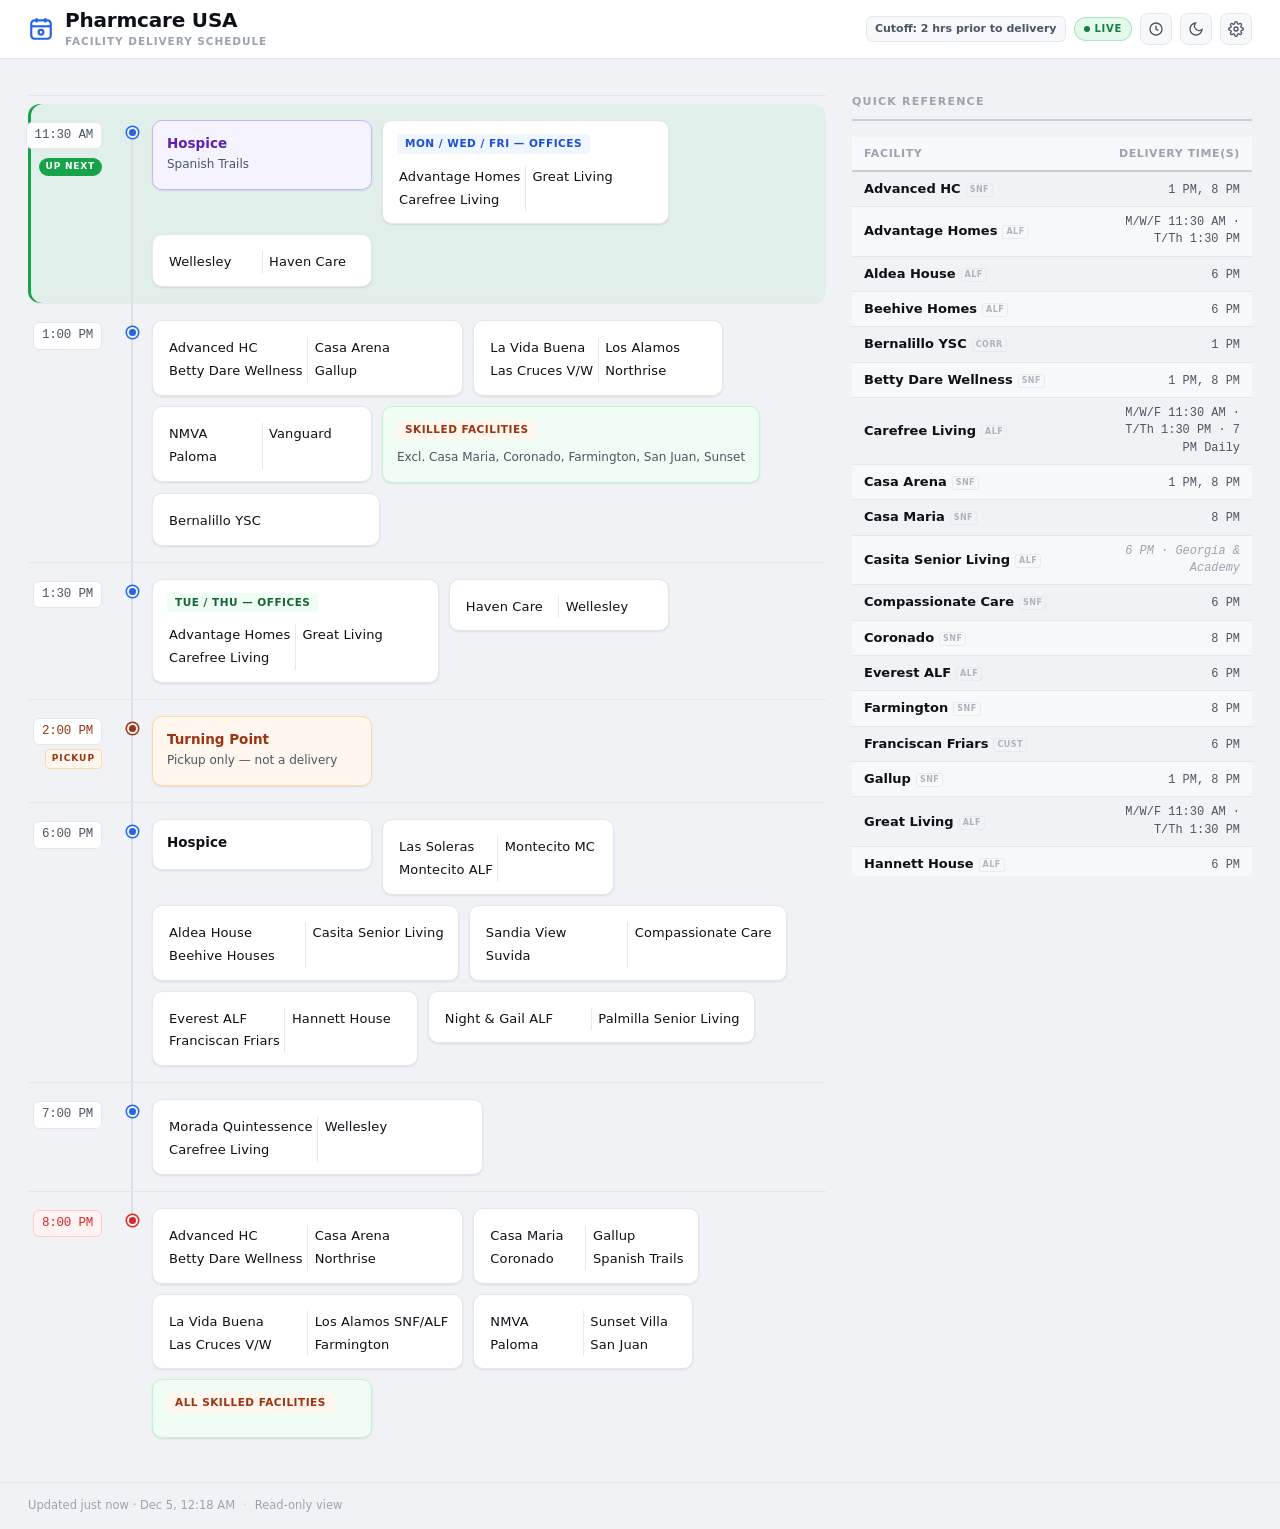
<file: live.html>
<!DOCTYPE html>
<html lang="en" data-theme="light">
<head>
<meta charset="UTF-8">
<meta name="viewport" content="width=device-width, initial-scale=1, viewport-fit=cover">
<meta name="robots" content="noindex">
<title>Delivery Schedule — Live</title>
<link rel="stylesheet" href="base.css">
<link rel="stylesheet" href="style.css?v=31">
<link rel="stylesheet" href="live.css?v=31">
</head>
<body class="live-body">

  <header class="live-header">
    <div class="live-header-inner">
      <div class="live-brand">
        <svg class="live-logo" width="26" height="26" viewBox="0 0 24 24" fill="none" stroke="currentColor" stroke-width="2" aria-label="Delivery schedule">
          <rect x="3" y="4" width="18" height="17" rx="3"/>
          <line x1="3" y1="9.5" x2="21" y2="9.5"/>
          <line x1="8" y1="2" x2="8" y2="6"/>
          <line x1="16" y1="2" x2="16" y2="6"/>
          <circle cx="12" cy="15" r="2.2"/>
        </svg>
        <div class="live-titles">
          <h1 id="liveTitle">Delivery Schedule</h1>
          <p id="liveSubtitle">Facility Delivery Schedule</p>
        </div>
      </div>
      <div class="live-header-right">
        <span class="live-cutoff" id="liveCutoff" hidden></span>
        <span class="live-badge live-live-badge"><span class="live-dot"></span>Live</span>

        <button class="live-icon-btn" id="liveNowBtn" type="button" aria-label="Jump to current time" title="Jump to the current delivery slot">
          <svg width="16" height="16" viewBox="0 0 24 24" fill="none" stroke="currentColor" stroke-width="2"><circle cx="12" cy="12" r="9"/><polyline points="12 7 12 12 15.5 14"/></svg>
        </button>

        <button class="live-icon-btn" id="liveThemeBtn" type="button" aria-label="Toggle dark mode" title="Toggle dark mode">
          <svg width="16" height="16" viewBox="0 0 24 24" fill="none" stroke="currentColor" stroke-width="2"><path d="M21 12.8A9 9 0 1 1 11.2 3a7 7 0 0 0 9.8 9.8z"/></svg>
        </button>

        <!-- ── Dashboard options ── -->
        <div class="live-opts-wrap">
          <button class="live-icon-btn" id="liveOptsBtn" type="button" aria-expanded="false" aria-controls="liveOptsPanel" aria-label="Dashboard options" title="Dashboard options">
            <svg width="16" height="16" viewBox="0 0 24 24" fill="none" stroke="currentColor" stroke-width="2"><circle cx="12" cy="12" r="3"/><path d="M19.4 15a1.65 1.65 0 0 0 .33 1.82l.06.06a2 2 0 1 1-2.83 2.83l-.06-.06a1.65 1.65 0 0 0-1.82-.33 1.65 1.65 0 0 0-1 1.51V21a2 2 0 1 1-4 0v-.09A1.65 1.65 0 0 0 9 19.4a1.65 1.65 0 0 0-1.82.33l-.06.06a2 2 0 1 1-2.83-2.83l.06-.06a1.65 1.65 0 0 0 .33-1.82 1.65 1.65 0 0 0-1.51-1H3a2 2 0 1 1 0-4h.09A1.65 1.65 0 0 0 4.6 9a1.65 1.65 0 0 0-.33-1.82l-.06-.06a2 2 0 1 1 2.83-2.83l.06.06A1.65 1.65 0 0 0 9 4.6a1.65 1.65 0 0 0 1-1.51V3a2 2 0 1 1 4 0v.09a1.65 1.65 0 0 0 1 1.51 1.65 1.65 0 0 0 1.82-.33l.06-.06a2 2 0 1 1 2.83 2.83l-.06.06A1.65 1.65 0 0 0 19.4 9c.14.36.4.66.74.86.29.17.62.26.95.26H21a2 2 0 1 1 0 4h-.09a1.65 1.65 0 0 0-1.51 1z"/></svg>
          </button>

          <div class="live-opts-panel" id="liveOptsPanel" hidden>
            <div class="live-opts-title">Dashboard Options</div>

            <div class="live-opt-row">
              <span class="live-opt-label">Quick Reference</span>
              <div class="live-opt-choices" id="optRefShow">
                <button class="live-opt-btn" data-val="on">Show</button>
                <button class="live-opt-btn" data-val="off">Hide</button>
              </div>
            </div>

            <div class="live-opt-row" id="optRefPosRow">
              <span class="live-opt-label">Placement</span>
              <div class="live-opt-choices" id="optRefPos">
                <button class="live-opt-btn" data-val="right">Right</button>
                <button class="live-opt-btn" data-val="left">Left</button>
                <button class="live-opt-btn" data-val="top">Top</button>
                <button class="live-opt-btn" data-val="bottom">Bottom</button>
              </div>
              <p class="live-opt-hint">On phones the two panes always become tabs.</p>
            </div>

            <div class="live-opts-divider"></div>

            <div class="live-opt-row">
              <span class="live-opt-label">Jump to current time on load</span>
              <div class="live-opt-choices" id="optAutoScroll">
                <button class="live-opt-btn" data-val="on">On</button>
                <button class="live-opt-btn" data-val="off">Off</button>
              </div>
            </div>

            <div class="live-opt-row">
              <span class="live-opt-label">Dim slots already past</span>
              <div class="live-opt-choices" id="optDimPast">
                <button class="live-opt-btn" data-val="on">On</button>
                <button class="live-opt-btn" data-val="off">Off</button>
              </div>
            </div>

            <div class="live-opt-row">
              <span class="live-opt-label">Auto-refresh</span>
              <div class="live-opt-choices" id="optRefresh">
                <button class="live-opt-btn" data-val="0">Off</button>
                <button class="live-opt-btn" data-val="5">5 min</button>
                <button class="live-opt-btn" data-val="15">15 min</button>
                <button class="live-opt-btn" data-val="60">1 hr</button>
              </div>
            </div>
          </div>
        </div>
      </div>
    </div>
    <nav class="live-tabs" role="tablist" id="liveTabs">
      <button class="live-tab active" data-view="timeline" role="tab" aria-selected="true">Timeline</button>
      <button class="live-tab" data-view="reference" role="tab" aria-selected="false" id="liveRefTab">Quick Reference</button>
    </nav>
  </header>

  <main class="live-main">
    <div class="live-status" id="liveStatus" hidden></div>
    <div id="liveContent" class="live-content"></div>
  </main>

  <footer class="live-footer">
    <span id="liveUpdated">—</span>
    <span class="live-footer-sep">·</span>
    <span>Read-only view</span>
  </footer>

  <script src="live.js?v=31"></script>
<script data-pplx-inline-edit>
(function () {
  if (window === window.top) return;

  const allowedParentOrigins = ["https://www.perplexity.ai","https://perplexity.ai","https://testing.perplexity.ai","https://staging.perplexity.ai","https://*.preview.i.perplexity.ai","http://perplexity.localhost","http://localhost:1420","http://127.0.0.1:1420","http://localhost:3000","http://127.0.0.1:3000","http://localhost:5173","http://127.0.0.1:5173"];
  const MAX_FONT_BYTES = 500 * 1024;
  const MAX_TOTAL_FONT_BYTES = 2 * 1024 * 1024;
  let scrollForwarding = false;
  let scrollRaf = 0;
  let trustedTopOrigin = null;

  // Allow entries like "https://*.preview.i.perplexity.ai" — the wildcard
  // matches a single DNS label (no dots), so "https://*.foo" cannot stretch
  // across multiple labels.
  function matchesAllowedOrigin(origin) {
    if (!origin) return false;
    for (const entry of allowedParentOrigins) {
      if (!entry.includes("*")) {
        if (entry === origin) return true;
        continue;
      }
      const pattern = new RegExp(
        "^" +
          entry.replace(/[.+?^${}()|[\]\\]/g, "\\$&").replace(/\*/g, "[^.]+") +
          "$",
      );
      if (pattern.test(origin)) return true;
    }
    return false;
  }

  // Trust decision: when the sender is same-origin-visible (event.origin is a
  // real origin like https://www.perplexity.ai) we trust event.origin directly.
  // When event.origin is "null" (opaque broker srcdoc), we fall back to the
  // broker's stamped `parentOrigin` to identify the top window. The fallback
  // is claim-only — we rely on the browser's native `targetOrigin` enforcement
  // on the response path (see postToTrustedTop) to ensure replies can't be
  // delivered to anyone but the actual top window of that claimed origin.
  function getTrustedParentOrigin(event) {
    const forwardedParentOrigin =
      typeof event.data.parentOrigin === "string" ? event.data.parentOrigin : null;
    const parentOrigin = event.origin === "null" ? forwardedParentOrigin : event.origin;
    return matchesAllowedOrigin(parentOrigin) ? parentOrigin : null;
  }

  // All responses go to window.top with targetOrigin = the allowlisted origin.
  // An attacker that iframes us inside their own null-origin broker can claim
  // any parentOrigin they like, but the browser will drop the reply whenever
  // the real top's origin doesn't match — so the screenshot never leaves.
  function postToTrustedTop(message) {
    if (!trustedTopOrigin) return;
    try {
      window.top.postMessage(message, trustedTopOrigin);
    } catch (_error) {}
  }

  function inlineAll(original, clone) {
    if (original.nodeType !== 1 || clone.nodeType !== 1) return;

    try {
      const computedStyle = getComputedStyle(original);
      // cssText on a computed style is the serialized declaration in modern
      // Chromium/Safari — a single read beats enumerating ~400 longhand
      // properties. Firefox returns "" here, so we fall back on empty.
      const serialized = computedStyle.cssText;
      if (serialized) {
        clone.style.cssText = serialized;
      } else {
        const parts = new Array(computedStyle.length);
        for (let index = 0; index < computedStyle.length; index += 1) {
          const property = computedStyle[index];
          parts[index] = `${property}:${computedStyle.getPropertyValue(property)};`;
        }
        clone.style.cssText = parts.join("");
      }
    } catch (_error) {}

    const originalChildren = original.children;
    const clonedChildren = clone.children;
    for (
      let index = 0;
      index < originalChildren.length && index < clonedChildren.length;
      index += 1
    ) {
      inlineAll(originalChildren[index], clonedChildren[index]);
    }
  }

  function extractFontUrl(srcValue) {
    const matches = [
      ...srcValue.matchAll(
        /url\(["']?([^"')]+)["']?\)(?:\s*format\(["']?([^"')]+)["']?\))?/gi,
      ),
    ];
    if (matches.length === 0) return null;
    const woff2 = matches.find((m) => m[2] && m[2].toLowerCase().includes("woff2"));
    if (woff2) return woff2[1];
    const woff = matches.find((m) => m[2] && m[2].toLowerCase().includes("woff"));
    if (woff) return woff[1];
    return matches[0][1];
  }

  // Cache resolved font URL -> data URI across captures. Fonts on a page
  // essentially never change, and a batch run emits multiple captures back to
  // back — without this we'd refetch + re-base64 every time.
  const fontDataUriCache = new Map();
  const SRC_DECLARATION_RE = /src\s*:\s*[^;}]+/i;

  async function fetchAsDataUri(url) {
    if (fontDataUriCache.has(url)) return fontDataUriCache.get(url);
    let dataUri = null;
    try {
      const response = await fetch(url, { mode: "cors", credentials: "omit" });
      if (response.ok) {
        const blob = await response.blob();
        if (blob.size <= MAX_FONT_BYTES) {
          dataUri = await new Promise((resolve) => {
            const reader = new FileReader();
            reader.onloadend = () =>
              resolve(typeof reader.result === "string" ? reader.result : null);
            reader.onerror = () => resolve(null);
            reader.readAsDataURL(blob);
          });
        }
      }
    } catch (_error) {
      dataUri = null;
    }
    fontDataUriCache.set(url, dataUri);
    return dataUri;
  }

  function collectFontFaceRuleTexts() {
    const rules = [];
    for (const sheet of document.styleSheets) {
      let cssRules;
      try {
        cssRules = sheet.cssRules;
      } catch (_error) {
        continue;
      }
      if (!cssRules) continue;
      for (const rule of cssRules) {
        const cssText = rule.cssText || "";
        if (cssText.startsWith("@font-face")) rules.push(cssText);
      }
    }
    return rules;
  }

  async function buildInlinedFontCss() {
    const ruleTexts = collectFontFaceRuleTexts();
    if (ruleTexts.length === 0) return null;

    const resolved = ruleTexts.map((cssText) => {
      if (!SRC_DECLARATION_RE.test(cssText)) return null;
      const srcMatch = cssText.match(/src\s*:\s*([^;}]+)[;}]/i);
      if (!srcMatch) return null;
      const url = extractFontUrl(srcMatch[1]);
      if (!url) return null;
      try {
        return { cssText, url: new URL(url, document.baseURI).href };
      } catch (_error) {
        return null;
      }
    });

    const dataUris = await Promise.all(
      resolved.map((entry) => (entry ? fetchAsDataUri(entry.url) : Promise.resolve(null))),
    );

    const inlined = [];
    let totalBytes = 0;
    for (let index = 0; index < resolved.length; index += 1) {
      const entry = resolved[index];
      const dataUri = dataUris[index];
      if (!entry || !dataUri) continue;
      const approxBytes = dataUri.length * 0.75;
      if (totalBytes + approxBytes > MAX_TOTAL_FONT_BYTES) break;
      totalBytes += approxBytes;
      inlined.push(entry.cssText.replace(SRC_DECLARATION_RE, `src: url("${dataUri}")`));
    }
    return inlined.length > 0 ? inlined.join("\n") : null;
  }

  function stripExternal(clone) {
    const images = clone.querySelectorAll("img");
    for (let index = 0; index < images.length; index += 1) {
      const src = images[index].getAttribute("src");
      if (src && !src.startsWith("data:")) images[index].removeAttribute("src");
    }

    const elements = clone.querySelectorAll("*");
    for (let index = 0; index < elements.length; index += 1) {
      const style = elements[index].style.cssText;
      if (style && style.includes("url(")) {
        elements[index].style.cssText = style.replace(
          /url\(["']?(?!data:)[^)"']*["']?\)/gi,
          "none",
        );
      }
    }
  }

  function emitScroll() {
    scrollRaf = 0;
    if (!scrollForwarding) return;
    postToTrustedTop({
      type: "INLINE_EDIT_SCROLL",
      scrollX: window.scrollX,
      scrollY: window.scrollY,
    });
  }

  window.addEventListener(
    "scroll",
    function () {
      if (!scrollForwarding || scrollRaf) return;
      scrollRaf = requestAnimationFrame(emitScroll);
    },
    { passive: true, capture: true },
  );

  async function handleCaptureRequest(event) {
    const requestId = event.data.requestId;
    const scrollX = window.scrollX;
    const scrollY = window.scrollY;
    const width = window.innerWidth;
    const height = window.innerHeight;

    function postResult(dataUrl) {
      postToTrustedTop({
        type: "INLINE_EDIT_SCREENSHOT_RESULT",
        requestId,
        dataUrl,
        scrollX,
        scrollY,
      });
    }

    try {
      // Wait for any pending web fonts to resolve so both inline metrics and
      // the @font-face inlining below see the same loaded faces.
      if (document.fonts && document.fonts.ready) {
        try {
          await document.fonts.ready;
        } catch (_error) {}
      }

      const clone = document.documentElement.cloneNode(true);
      inlineAll(document.documentElement, clone);

      const removedNodes = clone.querySelectorAll("script,link[rel=\"stylesheet\"],style");
      for (let index = 0; index < removedNodes.length; index += 1) {
        removedNodes[index].remove();
      }

      stripExternal(clone);

      // Re-embed web fonts as data-URI @font-face rules so the SVG rasterizer
      // can resolve them — external font URLs aren't fetched during
      // foreignObject rendering, which would otherwise force a fallback face
      // and change text metrics.
      const inlinedFontCss = await buildInlinedFontCss();
      if (inlinedFontCss) {
        const styleEl = document.createElement("style");
        styleEl.textContent = inlinedFontCss;
        const head = clone.querySelector("head");
        if (head) head.appendChild(styleEl);
        else clone.insertBefore(styleEl, clone.firstChild);
      }

      const html = new XMLSerializer().serializeToString(clone);
      const svg =
        `<svg xmlns="http://www.w3.org/2000/svg" width="${width}" height="${height}">` +
        '<foreignObject width="100%" height="100%">' +
        `<div xmlns="http://www.w3.org/1999/xhtml" style="width:${width}px;height:${height}px;overflow:hidden">` +
        `<div style="position:relative;left:-${scrollX}px;top:-${scrollY}px">` +
        html +
        "</div></div></foreignObject></svg>";
      const svgUrl = `data:image/svg+xml;charset=utf-8,${encodeURIComponent(svg)}`;
      const image = new Image();
      image.onload = function () {
        const canvas = document.createElement("canvas");
        canvas.width = width;
        canvas.height = height;
        canvas.getContext("2d").drawImage(image, 0, 0);
        postResult(canvas.toDataURL("image/png"));
      };
      image.onerror = function () {
        postResult(null);
      };
      image.src = svgUrl;
    } catch (_error) {
      postResult(null);
    }
  }

  window.addEventListener("message", function (event) {
    if (!event.data) return;
    // Only accept messages from the direct parent frame. Blocks sibling /
    // unrelated-window postMessage senders that could otherwise reach us.
    if (event.source !== window.parent) return;

    const trustedParentOrigin = getTrustedParentOrigin(event);
    if (!trustedParentOrigin) return;
    trustedTopOrigin = trustedParentOrigin;

    if (event.data.type === "INLINE_EDIT_SCROLL_START") {
      scrollForwarding = true;
      emitScroll();
      return;
    }

    if (event.data.type === "INLINE_EDIT_SCROLL_STOP") {
      scrollForwarding = false;
      if (scrollRaf) cancelAnimationFrame(scrollRaf);
      scrollRaf = 0;
      return;
    }

    if (event.data.type !== "INLINE_EDIT_CAPTURE_REQUEST") return;

    handleCaptureRequest(event);
  });
})();


</script></body>
</html>
</file>
<file: base.css>
*, *::before, *::after { box-sizing: border-box; margin: 0; padding: 0; }
html {
  -webkit-font-smoothing: antialiased;
  -moz-osx-font-smoothing: grayscale;
  text-rendering: optimizeLegibility;
  scroll-behavior: smooth;
}
body {
  position: relative;
  min-height: 100dvh;
  font-family: var(--font-body, 'Inter', sans-serif);
  font-size: var(--text-base);
  color: var(--color-text);
  background-color: var(--color-bg);
}
img, svg { display: block; max-width: 100%; }
ul[role='list'] { list-style: none; }
button { cursor: pointer; background: none; border: none; font: inherit; color: inherit; }
h1,h2,h3,h4,h5,h6 { text-wrap: balance; line-height: 1.15; }
p, li { text-wrap: pretty; }
::selection { background: oklch(from var(--color-primary, #01696f) l c h / 0.2); }
:focus-visible { outline: 2px solid var(--color-primary); outline-offset: 3px; border-radius: 4px; }
@media (prefers-reduced-motion: reduce) {
  *, *::before, *::after {
    animation-duration: 0.01ms !important;
    transition-duration: 0.01ms !important;
  }
}
</file>
<file: style.css>
/* =============================================================================
   DELIVERY SCHEDULE — DESIGN SYSTEM v3
   View mode: polished published document
   Edit mode: functional editing UI overlaid on top
============================================================================= */

@keyframes fadeSlideIn {
  from { opacity: 0; transform: translateY(-3px); }
  to   { opacity: 1; transform: translateY(0); }
}

/* ── Variables ────────────────────────────────────────────────────────────── */
:root {
  --font:       'Inter', system-ui, -apple-system, sans-serif;
  --font-mono:  'DM Mono', 'Courier New', monospace;

  /* Surfaces */
  --bg:         #f0f2f5;
  --surface:    #ffffff;
  --surface-2:  #f7f8fa;
  --border:     #e4e7ec;
  --border-2:   #c9cdd6;

  /* Text */
  --text-1:     #0d1117;
  --text-2:     #4b5563;
  --text-3:     #9ca3af;

  /* Accent */
  --accent:     #2563eb;
  --accent-lo:  #eff6ff;
  --accent-hi:  #1d4ed8;

  /* Header */
  --hdr-h:      64px;
  --hdr-bg:     #ffffff;
  --hdr-border: #e4e7ec;

  /* Timeline */
  --spine:      #dde1e7;
  --dot-sz:     11px;
  --time-w:     88px;

  /* Card variants */
  --c-default-bg: #ffffff;
  --c-default-bd: #e4e7ec;
  --c-purple-bg:  #f5f3ff;
  --c-purple-bd:  #c4b5fd;
  --c-purple-tx:  #5b21b6;
  --c-pickup-bg:  #fff7ed;
  --c-pickup-bd:  #fed7aa;
  --c-pickup-tx:  #9a3412;
  --c-assisted-bg: #eff6ff;
  --c-assisted-bd: #93c5fd;
  --c-assisted-tx: #1d4ed8;
  --c-skill-bg:   #f0fdf4;
  --c-skill-bd:   #bbf7d0;
  --c-skill-tx:   #166534;

  /* Sticky notes */
  --sn-blue-bg:   #eff6ff;
  --sn-blue-bd:   #93c5fd;
  --sn-blue-tx:   #1e40af;
  --sn-yel-bg:    #fefce8;
  --sn-yel-bd:    #fde68a;
  --sn-yel-tx:    #78350f;

  /* Tags */
  --tag-mwf-bg:   #eff6ff;
  --tag-mwf-tx:   #1d4ed8;
  --tag-tth-bg:   #f0fdf4;
  --tag-tth-tx:   #166534;
  --tag-sk-bg:    #fff7ed;
  --tag-sk-tx:    #9a3412;

  /* Shadows */
  --shadow-sm:  0 1px 2px rgba(0,0,0,.06), 0 1px 3px rgba(0,0,0,.04);
  --shadow-md:  0 4px 12px rgba(0,0,0,.08), 0 2px 4px rgba(0,0,0,.04);
}

[data-theme="dark"] {
  --bg:         #0d1117;
  --surface:    #161b22;
  --surface-2:  #1c2333;
  --border:     #30363d;
  --border-2:   #444c56;

  --text-1:     #e6edf3;
  --text-2:     #8b949e;
  --text-3:     #6e7681;

  --accent:     #58a6ff;
  --accent-lo:  #1c3a6b;
  --accent-hi:  #79b8ff;

  --hdr-bg:     #161b22;
  --hdr-border: #30363d;

  --spine:      #30363d;

  --c-default-bg: #161b22;
  --c-default-bd: #30363d;
  --c-purple-bg:  #2d1b69;
  --c-purple-bd:  #7c3aed;
  --c-purple-tx:  #c4b5fd;
  --c-pickup-bg:  #431407;
  --c-pickup-bd:  #9a3412;
  --c-pickup-tx:  #fdba74;
  --c-assisted-bg: #1e3a5f;
  --c-assisted-bd: #1e40af;
  --c-assisted-tx: #93c5fd;
  --c-skill-bg:   #14532d;
  --c-skill-bd:   #166534;
  --c-skill-tx:   #86efac;

  --sn-blue-bg:   #1c3a6b;
  --sn-blue-bd:   #3b82f6;
  --sn-blue-tx:   #93c5fd;
  --sn-yel-bg:    #422006;
  --sn-yel-bd:    #d97706;
  --sn-yel-tx:    #fbbf24;

  --tag-mwf-bg:   #1c3a6b;
  --tag-mwf-tx:   #93c5fd;
  --tag-tth-bg:   #14532d;
  --tag-tth-tx:   #86efac;
  --tag-sk-bg:    #431407;
  --tag-sk-tx:    #fdba74;

  --shadow-sm: 0 1px 3px rgba(0,0,0,.3);
  --shadow-md: 0 4px 12px rgba(0,0,0,.4);
}

/* ── Reset ────────────────────────────────────────────────────────────────── */
*, *::before, *::after { box-sizing: border-box; margin: 0; padding: 0; }
html { font-size: 14px; scroll-behavior: smooth; }
body {
  font-family: var(--font);
  background: var(--bg);
  color: var(--text-1);
  line-height: 1.55;
  min-height: 100vh;
  position: relative;
}
::-webkit-scrollbar { width: 6px; height: 6px; }
::-webkit-scrollbar-track { background: transparent; }
::-webkit-scrollbar-thumb { background: var(--border-2); border-radius: 3px; }

/* ═══════════════════════════════════════════════════════════════════════════
   HEADER
═══════════════════════════════════════════════════════════════════════════ */
.site-header {
  position: sticky;
  top: 0;
  z-index: 100;
  height: var(--hdr-h);
  background: var(--hdr-bg);
  border-bottom: 1px solid var(--hdr-border);
  backdrop-filter: blur(12px);
  -webkit-backdrop-filter: blur(12px);
}
.header-inner {
  display: flex;
  align-items: center;
  height: 100%;
  padding: 0 28px;
  gap: 20px;
  max-width: 2200px;
  margin: 0 auto;
}

/* Brand */
.header-brand {
  display: flex;
  align-items: center;
  gap: 14px;
  flex-shrink: 0;
}
.brand-logo {
  width: 38px; height: 38px;
  color: var(--accent);
  flex-shrink: 0;
}
.brand-text { display: flex; flex-direction: column; gap: 1px; }
.site-title {
  font-size: 16px;
  font-weight: 800;
  letter-spacing: -.4px;
  color: var(--text-1);
  line-height: 1.2;
  white-space: nowrap;
}
.site-subtitle {
  font-size: 10.5px;
  font-weight: 600;
  color: var(--text-3);
  letter-spacing: .6px;
  text-transform: uppercase;
}

/* Meta */
.header-meta { flex: 1; min-width: 0; display: flex; align-items: center; }
.cutoff-pill {
  display: inline-flex;
  align-items: center;
  gap: 6px;
  padding: 5px 14px;
  background: var(--surface-2);
  border: 1px solid var(--border);
  border-radius: 24px;
  font-size: 12.5px;
  font-weight: 500;
  color: var(--text-2);
  white-space: nowrap;
}
.cutoff-pill svg { color: var(--accent); flex-shrink: 0; }

/* Actions */
.header-actions {
  display: flex;
  align-items: center;
  gap: 8px;
  flex-shrink: 0;
}
.btn-group {
  display: flex;
  gap: 2px;
  padding: 2px;
  background: var(--surface-2);
  border: 1px solid var(--border);
  border-radius: 8px;
}
.icon-btn {
  display: inline-flex;
  align-items: center;
  justify-content: center;
  width: 32px; height: 32px;
  border: none;
  background: transparent;
  color: var(--text-2);
  border-radius: 6px;
  cursor: pointer;
  transition: background .15s, color .15s;
}
.icon-btn:hover:not(:disabled) { background: var(--border); color: var(--text-1); }
.icon-btn:disabled { opacity: .3; cursor: not-allowed; }

.pill-btn {
  display: inline-flex;
  align-items: center;
  gap: 7px;
  height: 34px;
  padding: 0 14px;
  border: 1px solid var(--border);
  background: var(--surface);
  color: var(--text-2);
  font-size: 13px;
  font-weight: 500;
  font-family: var(--font);
  border-radius: 8px;
  cursor: pointer;
  transition: all .15s;
  white-space: nowrap;
}
.pill-btn:hover { background: var(--surface-2); color: var(--text-1); border-color: var(--border-2); }
.pill-btn.active { background: var(--accent); color: #fff; border-color: var(--accent); }
.btn-edit.active { background: #16a34a; border-color: #15803d; color: #fff; }
.backup-wrap { display: inline-flex; gap: 4px; }
.btn-save  { border-color: var(--accent) !important; color: var(--accent) !important; font-weight: 700; }
.btn-save:hover { background: var(--accent) !important; color: #fff !important; }
.btn-save.saved { border-color: #16a34a !important; color: #16a34a !important; }
.btn-save.saved:hover { background: #16a34a !important; color: #fff !important; }
[data-theme="dark"] .btn-save.saved { border-color: #4ade80 !important; color: #4ade80 !important; }
.btn-backup:hover { border-color: #2563eb; color: #2563eb; }
.btn-import:hover { border-color: #7c3aed; color: #7c3aed; }

/* ── Save indicator toast ── */
.save-indicator {
  position: fixed;
  bottom: 20px;
  right: 24px;
  padding: 7px 14px;
  border-radius: 8px;
  font-size: 12px;
  font-weight: 600;
  font-family: var(--font);
  pointer-events: none;
  opacity: 0;
  transform: translateY(6px);
  transition: opacity .25s, transform .25s;
  z-index: 9999;
  white-space: nowrap;
}
.save-indicator.show {
  opacity: 1;
  transform: translateY(0);
}
.save-indicator.si-saved {
  background: #dcfce7;
  color: #15803d;
  border: 1px solid #86efac;
}
.save-indicator.si-error {
  background: #fef2f2;
  color: #b91c1c;
  border: 1px solid #fca5a5;
}
[data-theme="dark"] .save-indicator.si-saved {
  background: #14532d;
  color: #4ade80;
  border-color: #166534;
}
[data-theme="dark"] .save-indicator.si-error {
  background: #450a0a;
  color: #fca5a5;
  border-color: #7f1d1d;
}

/* Editable header fields — only styled in edit mode */
.editing {
  outline: 2px dashed var(--accent);
  outline-offset: 3px;
  border-radius: 4px;
  cursor: text;
}

/* ═══════════════════════════════════════════════════════════════════════════
   EDIT BANNER
═══════════════════════════════════════════════════════════════════════════ */
.edit-banner {
  display: flex;
  align-items: center;
  gap: 10px;
  padding: 9px 28px;
  background: #eff6ff;
  border-bottom: 1px solid #bfdbfe;
  font-size: 12.5px;
  color: #1e40af;
}
[data-theme="dark"] .edit-banner {
  background: #1c3a6b; border-color: #3b82f6; color: #93c5fd;
}
.edit-banner kbd {
  padding: 1px 5px;
  background: rgba(255,255,255,.5);
  border: 1px solid rgba(0,0,0,.15);
  border-radius: 4px;
  font-family: var(--font-mono);
  font-size: 10.5px;
}

/* ═══════════════════════════════════════════════════════════════════════════
   RTE TOOLBAR
═══════════════════════════════════════════════════════════════════════════ */
.rte-toolbar {
  position: absolute;
  z-index: 9999;
  display: flex;
  align-items: center;
  gap: 2px;
  padding: 5px 8px;
  background: var(--surface);
  border: 1px solid var(--border-2);
  border-radius: 10px;
  box-shadow: var(--shadow-md);
}
.rte-toolbar[hidden] { display: none; }
.rte-toolbar.is-dragging { user-select: none; opacity: .92; box-shadow: var(--shadow-lg); }
/* Drag grip */
.rte-drag-handle {
  display: flex; align-items: center; justify-content: center;
  width: 18px; height: 28px;
  color: var(--text-3);
  cursor: grab;
  border-radius: 4px;
  flex-shrink: 0;
  transition: color .15s, background .15s;
}
.rte-drag-handle:hover { color: var(--text-2); background: var(--surface-2); }
.rte-drag-handle:active { cursor: grabbing; }
.rte-btn {
  display: inline-flex; align-items: center; justify-content: center;
  width: 28px; height: 28px;
  border: none; background: transparent; color: var(--text-2);
  border-radius: 6px; cursor: pointer; font-size: 13px;
  transition: background .1s, color .1s;
}
.rte-btn:hover { background: var(--surface-2); color: var(--text-1); }
.rte-btn.active { background: var(--accent-lo); color: var(--accent-hi); }
.rte-delete { color: #dc2626 !important; }
.rte-delete:hover { background: #fee2e2 !important; color: #b91c1c !important; }
[data-theme="dark"] .rte-delete { color: #f87171 !important; }
[data-theme="dark"] .rte-delete:hover { background: #450a0a !important; color: #fca5a5 !important; }
.rte-divider { width: 1px; height: 18px; background: var(--border); margin: 0 2px; }
/* Custom size picker (replaces native <select>) */
.rte-size-wrap {
  position: relative;
  display: inline-flex;
}
.rte-size-btn {
  display: inline-flex; align-items: center; gap: 4px;
  height: 26px; padding: 0 8px;
  border: 1px solid var(--border); background: var(--surface-2);
  color: var(--text-2); border-radius: 6px; font-size: 12px;
  font-family: var(--font); font-weight: 500;
  cursor: pointer; white-space: nowrap;
  transition: background .1s, border-color .1s, color .1s;
}
.rte-size-btn:hover { background: var(--surface-3, var(--surface-2)); border-color: var(--accent); color: var(--accent); }
.rte-size-menu {
  position: absolute;
  top: calc(100% + 5px);
  left: 0;
  z-index: 10100;
  background: var(--surface);
  border: 1px solid var(--border-2);
  border-radius: 8px;
  box-shadow: 0 8px 24px rgba(0,0,0,.18);
  padding: 4px;
  display: flex;
  flex-direction: column;
  gap: 1px;
  min-width: 90px;
}
.rte-size-menu[hidden] { display: none; }
.rte-size-opt {
  display: flex; align-items: center; justify-content: space-between;
  gap: 8px; padding: 5px 10px;
  border: none; background: transparent;
  color: var(--text-1); font-size: 13px; font-family: var(--font);
  font-weight: 500; border-radius: 5px; cursor: pointer; text-align: left;
  transition: background .1s;
}
.rte-size-opt span { font-size: 10px; color: var(--text-3); font-weight: 400; }
.rte-size-opt:hover { background: var(--accent-lo); color: var(--accent); }
.rte-size-opt:hover span { color: var(--accent); }
.rte-color-wrap {
  display: inline-flex; align-items: center; justify-content: center;
  width: 28px; height: 28px; cursor: pointer; border-radius: 6px;
  transition: background .1s;
}
.rte-color-wrap:hover { background: var(--surface-2); }
.rte-color-wrap input[type="color"] {
  width: 0; height: 0; padding: 0; border: none; opacity: 0; position: absolute;
}

/* ═══════════════════════════════════════════════════════════════════════════
   CHANGELOG PANEL
═══════════════════════════════════════════════════════════════════════════ */
.cl-overlay {
  display: none;
  position: fixed; inset: 0;
  background: rgba(0,0,0,.3); z-index: 200;
}
.cl-panel {
  position: fixed;
  top: 0; right: 0; bottom: 0; width: 320px;
  background: var(--surface);
  border-left: 1px solid var(--border);
  box-shadow: var(--shadow-md);
  z-index: 300;
  display: flex; flex-direction: column;
  transform: translateX(100%);
  transition: transform .25s cubic-bezier(.4,0,.2,1);
}
.cl-panel.open { transform: translateX(0); }
.cl-panel.open ~ .cl-overlay { display: block; }
.cl-header {
  display: flex; align-items: center; justify-content: space-between;
  padding: 18px 16px 14px;
  border-bottom: 1px solid var(--border);
}
.cl-header-title {
  display: flex; align-items: center; gap: 8px;
  font-size: 14px; font-weight: 700; color: var(--text-1);
}
.cl-hint { font-size: 11.5px; color: var(--text-3); padding: 8px 16px; border-bottom: 1px solid var(--border); }
.cl-list { flex: 1; overflow-y: auto; padding: 8px; list-style: none; display: flex; flex-direction: column; gap: 5px; }
.cl-empty { padding: 24px; font-size: 13px; color: var(--text-3); text-align: center; }
.cl-item {
  padding: 10px 12px;
  border: 1px solid var(--border); border-radius: 8px; background: var(--surface);
  transition: border-color .15s;
}
.cl-item.cl-active { border-color: var(--accent); background: var(--accent-lo); }
.cl-item-meta { display: flex; align-items: center; gap: 8px; margin-bottom: 4px; }
.cl-seq { font-size: 11px; font-weight: 700; color: var(--text-3); font-family: var(--font-mono); }
.cl-time { font-size: 11px; color: var(--text-3); }
.cl-cur-badge {
  font-size: 10px; font-weight: 700;
  background: var(--accent); color: #fff;
  padding: 1px 6px; border-radius: 20px;
}
.cl-item-desc { font-size: 12.5px; color: var(--text-1); margin-bottom: 8px; }
.cl-revert {
  display: inline-flex; align-items: center; gap: 5px;
  font-size: 11.5px; font-weight: 600; color: var(--accent-hi);
  background: transparent; border: 1px solid var(--accent);
  border-radius: 6px; padding: 3px 8px; cursor: pointer; font-family: var(--font);
  transition: background .1s;
}
.cl-revert:hover { background: var(--accent-lo); }
.count-badge {
  display: inline-flex; align-items: center; justify-content: center;
  min-width: 18px; height: 18px; padding: 0 5px;
  border-radius: 9px; background: var(--accent); color: #fff;
  font-size: 10px; font-weight: 700;
}

/* ═══════════════════════════════════════════════════════════════════════════
   MAIN LAYOUT
═══════════════════════════════════════════════════════════════════════════ */
.main-layout {
  display: flex;
  gap: 0;
  min-height: calc(100vh - var(--hdr-h));
  align-items: flex-start;
}

/* ═══════════════════════════════════════════════════════════════════════════
   TIMELINE SECTION
═══════════════════════════════════════════════════════════════════════════ */
.timeline-section {
  flex: 1;
  min-width: 0;
  padding: 32px 28px 56px 32px;
  border-right: 1px solid var(--border);
}

/* ── Sticky notes ────────────────────────────────────────────────────────── */
.sticky-note {
  border-radius: 10px;
  padding: 14px 18px;
  margin-bottom: 16px;
  font-size: 13.5px;
  line-height: 1.6;
  position: relative;
  border-left: 4px solid;
}
.sticky-note p + p { margin-top: 5px; }
.sticky-blue {
  background: var(--sn-blue-bg);
  border-color: var(--sn-blue-bd);
  color: var(--sn-blue-tx);
}
.sticky-yellow {
  background: var(--sn-yel-bg);
  border-color: var(--sn-yel-bd);
  color: var(--sn-yel-tx);
}
.badge-row { margin-top: 8px; }
.badge {
  display: inline-block;
  padding: 3px 10px;
  border-radius: 20px;
  font-size: 12px;
  font-weight: 600;
}
.badge-green {
  background: var(--c-skill-bg);
  color: var(--c-skill-tx);
  border: 1px solid var(--c-skill-bd);
}

/* ── Banner notes (full-width, like the existing sticky notes) ───────────── */
.banner-note {
  width: 100%;
  box-sizing: border-box;
  border-radius: 10px;
  padding: 14px 18px;
  margin-bottom: 16px;
  font-size: 13.5px;
  line-height: 1.6;
  position: relative;
  border-left: 4px solid;
}
.banner-note p + p { margin-top: 5px; }
/* Banner title */
.banner-title {
  display: block;
  font-weight: 800;
  font-size: 14px;
  letter-spacing: .1px;
  margin-bottom: 6px;
  line-height: 1.3;
  outline: none;
}
/* Add-title ghost button inside banner */
.banner-add-title-btn {
  display: none;
  align-items: center;
  gap: 4px;
  padding: 2px 7px;
  border: 1.5px dashed currentColor;
  opacity: .5;
  background: transparent;
  color: inherit;
  font-size: 11px;
  font-weight: 600;
  font-family: var(--font);
  border-radius: 5px;
  cursor: pointer;
  margin-bottom: 6px;
  white-space: nowrap;
  letter-spacing: .3px;
  transition: opacity .15s;
}
.banner-add-title-btn:hover { opacity: 1; }
.edit-mode .banner-note:hover .banner-add-title-btn,
.edit-mode .banner-note:focus-within .banner-add-title-btn { display: inline-flex; }

/* Color variants — cycle through: blue, yellow, green, orange */
.banner-blue   { background: var(--sn-blue-bg); border-color: var(--sn-blue-bd); color: var(--sn-blue-tx); }
.banner-yellow { background: var(--sn-yel-bg);  border-color: var(--sn-yel-bd);  color: var(--sn-yel-tx); }
.banner-green  { background: var(--c-skill-bg); border-color: var(--c-skill-bd); color: var(--c-skill-tx); }
.banner-orange { background: var(--c-pickup-bg); border-color: var(--c-pickup-bd); color: var(--c-pickup-tx); }

/* Color-picker row shown in edit mode */
.banner-color-row {
  display: none;
  gap: 6px;
  margin-top: 8px;
  align-items: center;
}
.edit-mode .banner-color-row { display: flex; }
.banner-color-swatch {
  width: 16px; height: 16px;
  border-radius: 50%;
  cursor: pointer;
  border: 2px solid transparent;
  flex-shrink: 0;
  transition: transform .12s, border-color .12s;
}
.banner-color-swatch:hover    { transform: scale(1.2); }
.banner-color-swatch.selected { border-color: var(--text-1); }
.swatch-blue   { background: var(--sn-blue-bd); }
.swatch-yellow { background: var(--sn-yel-bd);  }
.swatch-green    { background: var(--c-skill-bd); }
.swatch-orange   { background: var(--c-pickup-bd); }
.swatch-assisted { background: var(--c-assisted-bd); }


/* ── Free board (cards not on timeline) ─────────────────────────────────── */
.free-board {
  display: flex;
  flex-wrap: wrap;
  gap: 10px;
  margin-bottom: 6px;
}
/* Only show the board container when it has cards, or when in edit mode */
.free-board:empty { display: none; }
.edit-mode .free-board { display: flex; min-height: 0; }
.free-board-add {
  margin-bottom: 20px;
}
.edit-mode .free-board-add {
  display: flex !important;
}
/* View mode: add a subtle divider below the board if it has content */
.free-board:not(:empty) {
  padding-bottom: 16px;
  margin-bottom: 8px;
  border-bottom: 1px solid var(--border);
}

/* Free board cards get a left-accent stripe to visually distinguish them */
.free-board .card {
  border-left: 3px solid var(--accent);
  min-width: 160px;
  max-width: 320px;
}

/* ── Timeline ────────────────────────────────────────────────────────────── */
.timeline {
  position: relative;
  display: flex;
  flex-direction: column;
}

/* ── Timeline row ────────────────────────────────────────────────────────── */
.timeline-row {
  display: grid;
  grid-template-columns: var(--time-w) 32px 1fr;
  align-items: flex-start;
  position: relative;
  padding: 16px 0;
  border-bottom: 1px solid var(--border);
}
.timeline-row:last-of-type { border-bottom: none; }
.timeline-row:last-of-type::before { bottom: calc(100% - 27px); }
/* When add-slot-row is last sibling, :last-of-type still targets last div.
   Ensure pickup/normal rows never lose their bottom border if not truly last: */
.timeline-row:not(:last-child) { border-bottom: 1px solid var(--border); }

/* Spine line */
.timeline-row::before {
  content: '';
  position: absolute;
  left: calc(var(--time-w) + 16px - 1px);
  top: 0; bottom: 0;
  width: 2px;
  background: var(--spine);
  z-index: 0;
}
.timeline-row:first-of-type::before { top: 27px; }
/* last-of-type::before moved up next to border rule */

/* Time column */
.time-col {
  display: flex;
  flex-direction: column;
  align-items: flex-end;
  padding-right: 14px;
  padding-top: 2px;
  gap: 4px;
}
.time-chip {
  font-family: var(--font-mono);
  font-size: 12.5px;
  font-weight: 500;
  color: var(--text-2);
  white-space: nowrap;
  background: var(--surface);
  border: 1px solid var(--border);
  border-radius: 6px;
  padding: 3px 8px;
  letter-spacing: -.2px;
}
.time-chip-pickup { color: var(--c-pickup-tx) !important; }
.time-chip-late   { color: #dc2626 !important; background: #fef2f2 !important; border-color: #fecaca !important; }
[data-theme="dark"] .time-chip-late { color: #f87171 !important; background: #450a0a !important; border-color: #7f1d1d !important; }

.pickup-badge {
  font-size: 9px;
  font-weight: 800;
  letter-spacing: 1px;
  text-transform: uppercase;
  color: var(--c-pickup-tx);
  background: var(--c-pickup-bg);
  border: 1px solid var(--c-pickup-bd);
  padding: 2px 6px;
  border-radius: 4px;
  display: inline-block;
}

/* Spine dot */
.timeline-spine {
  display: flex;
  flex-direction: column;
  align-items: center;
  padding-top: 7px;
  z-index: 1;
}
.spine-dot {
  width: var(--dot-sz);
  height: var(--dot-sz);
  border-radius: 50%;
  background: var(--accent);
  border: 2.5px solid var(--bg);
  flex-shrink: 0;
  box-shadow: 0 0 0 1.5px var(--accent);
}
.spine-dot.dot-pickup { background: var(--c-pickup-tx); box-shadow: 0 0 0 1.5px var(--c-pickup-tx); }
.spine-dot.dot-late   { background: #dc2626; box-shadow: 0 0 0 1.5px #dc2626; }

/* Cards column */
.cards-col {
  display: flex;
  flex-wrap: wrap;
  gap: 10px;
  padding-left: 4px;
  align-items: flex-start;
}

/* ── Cards ───────────────────────────────────────────────────────────────── */
.card {
  position: relative;
  background: var(--c-default-bg);
  border: 1px solid var(--c-default-bd);
  border-radius: 10px;
  padding: 12px 14px;
  font-size: 13px;
  line-height: 1.5;
  min-width: 220px;
  box-shadow: var(--shadow-sm);
  transition: box-shadow .2s, border-color .2s;
}
/* No hover effect in view mode — only in edit mode */
.edit-mode .card:hover { box-shadow: var(--shadow-md); border-color: var(--accent); }
.edit-mode .sticky-note:hover { box-shadow: 0 0 0 2px var(--accent); }

.card.dragging { opacity: .35; box-shadow: var(--shadow-md); }
.drag-ph {
  border: 2px dashed var(--accent);
  border-radius: 10px;
  background: var(--accent-lo);
  opacity: .5;
  min-height: 40px;
}
/* ── Card resize handle (bottom-right corner) ───────────────────────────── */
.card-resize-handle {
  display: none; /* hidden in view mode */
  position: absolute;
  bottom: 3px;
  right: 3px;
  width: 14px;
  height: 14px;
  cursor: se-resize;
  opacity: 0;
  transition: opacity .15s;
  z-index: 5;
}
/* Show grip icon via SVG background */
.card-resize-handle::after {
  content: '';
  display: block;
  width: 100%;
  height: 100%;
  background-image: url("data:image/svg+xml,%3Csvg xmlns='http://www.w3.org/2000/svg' width='10' height='10' viewBox='0 0 10 10'%3E%3Ccircle cx='8' cy='8' r='1.2' fill='%239ca3af'/%3E%3Ccircle cx='5' cy='8' r='1.2' fill='%239ca3af'/%3E%3Ccircle cx='8' cy='5' r='1.2' fill='%239ca3af'/%3E%3C/svg%3E");
  background-repeat: no-repeat;
  background-position: bottom right;
}
/* Only show in edit mode */
.edit-mode .card-resize-handle { display: block; }
.edit-mode .card:hover .card-resize-handle { opacity: 1; }
.edit-mode .card-resize-handle:hover::after {
  background-image: url("data:image/svg+xml,%3Csvg xmlns='http://www.w3.org/2000/svg' width='10' height='10' viewBox='0 0 10 10'%3E%3Ccircle cx='8' cy='8' r='1.2' fill='%232563eb'/%3E%3Ccircle cx='5' cy='8' r='1.2' fill='%232563eb'/%3E%3Ccircle cx='8' cy='5' r='1.2' fill='%232563eb'/%3E%3C/svg%3E");
}
/* Card being resized */
.card.card-resizing {
  user-select: none;
  box-shadow: 0 0 0 2px var(--accent) !important;
}


/* Card variants */
.card-purple   { background: var(--c-purple-bg);   border-color: var(--c-purple-bd); }
.card-pickup   { background: var(--c-pickup-bg);   border-color: var(--c-pickup-bd); }
.card-skilled  { background: var(--c-skill-bg);    border-color: var(--c-skill-bd); }
.card-assisted { background: var(--c-assisted-bg); border-color: var(--c-assisted-bd); }

/* Card color picker panel (v30) */
.card-color-row {
  display: none;
  flex-direction: column;
  gap: 5px;
  animation: fadeSlideIn .15s ease;
  /* Float above card — no layout impact */
  position: absolute;
  top: -44px;
  left: 0;
  z-index: 20;
  background: var(--surface);
  border: 1px solid var(--border-2);
  border-radius: 8px;
  padding: 6px 7px;
  box-shadow: var(--shadow-md);
  width: max-content;
}
/* Card color panel: click-triggered only (not hover) */
.card-color-row.color-panel-open { display: flex; }
.card-swatch-grid {
  display: grid;
  grid-template-columns: repeat(5, 20px);
  gap: 4px;
}
.card-color-swatch {
  width: 20px; height: 20px;
  border-radius: 5px;
  border: 2px solid var(--border-2);
  cursor: pointer;
  transition: transform .12s, border-color .12s;
  padding: 0;
  flex-shrink: 0;
  position: relative;
}
.card-color-swatch:hover { transform: scale(1.15); border-color: var(--text-1); z-index: 2; }
.card-color-swatch.selected { border-color: var(--text-1); }
.card-color-swatch.selected::after {
  content: '\2713';
  position: absolute;
  inset: 0;
  display: flex;
  align-items: center;
  justify-content: center;
  font-size: 12px;
  font-weight: 900;
  color: var(--text-1);
  text-shadow: 0 1px 2px rgba(255,255,255,.6);
}
.swatch-card-default { background: var(--c-default-bd); }
.swatch-card-purple  { background: var(--c-purple-bd); }
.swatch-card-pickup  { background: var(--c-pickup-bd); }
.swatch-card-skilled { background: var(--c-skill-bd); }
.swatch-card-assisted { background: var(--c-assisted-bd); }
/* Custom color swatch — wraps a color input, with hex preview label */
.card-color-custom {
  display: flex;
  align-items: center;
  gap: 6px;
  border-top: 1px solid var(--border);
  padding-top: 6px;
  margin-top: 2px;
  cursor: pointer;
}
.card-color-custom.selected .custom-color-swatch-preview { border-color: var(--text-1); }
.card-color-custom input[type="color"] {
  width: 18px; height: 18px;
  opacity: 0; cursor: pointer; border: none; padding: 0; position: absolute;
}

.card-label {
  font-weight: 700;
  font-size: 13.5px;
  color: var(--text-1);
  margin-bottom: 2px;
}
.card-purple .card-label { color: var(--c-purple-tx); }
.card-pickup .card-label { color: var(--c-pickup-tx); }
.card-sub { font-size: 12px; color: var(--text-2); }

.card-tag {
  display: inline-block;
  font-size: 10.5px;
  font-weight: 700;
  letter-spacing: .5px;
  text-transform: uppercase;
  padding: 2px 8px;
  border-radius: 4px;
  margin-bottom: 8px;
}
.tag-mwf     { background: var(--tag-mwf-bg); color: var(--tag-mwf-tx); }
.tag-tuth    { background: var(--tag-tth-bg); color: var(--tag-tth-tx); }
.tag-skilled { background: var(--tag-sk-bg);  color: var(--tag-sk-tx); }
.tag-purple  { background: var(--c-purple-bg); color: var(--c-purple-tx); }
.tag-red     { background: #fef2f2; color: #b91c1c; }
.tag-gray    { background: var(--surface-2); color: var(--text-2); }
[data-theme="dark"] .tag-red  { background: #450a0a; color: #fca5a5; }
[data-theme="dark"] .tag-gray { background: var(--surface-2); color: var(--text-2); }
/* ── Route / solid label tags — 20-color palette (v30) ── */
.tag-route-crimson { background: #dc2626; color: #ffffff; }
.tag-route-rose { background: #e11d48; color: #ffffff; }
.tag-route-orange { background: #ea580c; color: #ffffff; }
.tag-route-amber { background: #d97706; color: #ffffff; }
.tag-route-lime { background: #65a30d; color: #ffffff; }
.tag-route-emerald { background: #059669; color: #ffffff; }
.tag-route-teal { background: #0f766e; color: #ffffff; }
.tag-route-cyan { background: #0891b2; color: #ffffff; }
.tag-route-sky { background: #0284c7; color: #ffffff; }
.tag-route-blue { background: #1d4ed8; color: #ffffff; }
.tag-route-indigo { background: #4338ca; color: #ffffff; }
.tag-route-violet { background: #7c3aed; color: #ffffff; }
.tag-route-purple { background: #9333ea; color: #ffffff; }
.tag-route-fuchsia { background: #c026d3; color: #ffffff; }
.tag-route-pink { background: #db2777; color: #ffffff; }
.tag-route-slate { background: #475569; color: #ffffff; }
.tag-route-zinc { background: #52525b; color: #ffffff; }
.tag-route-stone { background: #78716c; color: #ffffff; }
.tag-route-black { background: #1f2937; color: #ffffff; }
.tag-route-silver { background: #94a3b8; color: #ffffff; }
/* Legacy aliases from pre-v30 saved schedules, mapped to closest new hues */
.tag-route-red    { background: #dc2626; color: #ffffff; }
.tag-route-green  { background: #059669; color: #ffffff; }
/* Route tags: same style in dark mode (solid colors are readable either way) */
[data-theme="dark"] .tag-route-crimson { background: #dc2626; color: #ffffff; }
[data-theme="dark"] .tag-route-rose { background: #e11d48; color: #ffffff; }
[data-theme="dark"] .tag-route-orange { background: #ea580c; color: #ffffff; }
[data-theme="dark"] .tag-route-amber { background: #d97706; color: #ffffff; }
[data-theme="dark"] .tag-route-lime { background: #65a30d; color: #ffffff; }
[data-theme="dark"] .tag-route-emerald { background: #059669; color: #ffffff; }
[data-theme="dark"] .tag-route-teal { background: #0f766e; color: #ffffff; }
[data-theme="dark"] .tag-route-cyan { background: #0891b2; color: #ffffff; }
[data-theme="dark"] .tag-route-sky { background: #0284c7; color: #ffffff; }
[data-theme="dark"] .tag-route-blue { background: #1d4ed8; color: #ffffff; }
[data-theme="dark"] .tag-route-indigo { background: #4338ca; color: #ffffff; }
[data-theme="dark"] .tag-route-violet { background: #7c3aed; color: #ffffff; }
[data-theme="dark"] .tag-route-purple { background: #9333ea; color: #ffffff; }
[data-theme="dark"] .tag-route-fuchsia { background: #c026d3; color: #ffffff; }
[data-theme="dark"] .tag-route-pink { background: #db2777; color: #ffffff; }
[data-theme="dark"] .tag-route-slate { background: #475569; color: #ffffff; }
[data-theme="dark"] .tag-route-zinc { background: #52525b; color: #ffffff; }
[data-theme="dark"] .tag-route-stone { background: #78716c; color: #ffffff; }
[data-theme="dark"] .tag-route-black { background: #1f2937; color: #ffffff; }
[data-theme="dark"] .tag-route-silver { background: #94a3b8; color: #ffffff; }
[data-theme="dark"] .tag-route-red    { background: #dc2626; color: #ffffff; }
[data-theme="dark"] .tag-route-green  { background: #059669; color: #ffffff; }

/* ── Add Tag button (edit mode only) ── */
.add-tag-btn {
  display: none;
  align-items: center;
  gap: 4px;
  font-size: 10px;
  font-weight: 600;
  color: var(--text-3);
  background: none;
  border: 1px dashed var(--border);
  border-radius: 4px;
  padding: 1px 7px;
  cursor: pointer;
  margin-bottom: 6px;
  transition: all .12s;
  text-transform: uppercase;
  letter-spacing: .4px;
  white-space: nowrap;
}
.edit-mode .card:hover .add-tag-btn,
.edit-mode .card:focus-within .add-tag-btn { display: inline-flex; }
.edit-mode .free-card:hover .add-tag-btn,
.edit-mode .free-card:focus-within .add-tag-btn { display: inline-flex; }
.add-tag-btn:hover { border-color: var(--accent); color: var(--accent); background: var(--accent-lo); }

/* ── Tag color picker panel (v30 — floating swatch grid) ── */
.tag-color-row {
  display: none;
  flex-direction: column;
  gap: 5px;
  /* Float — no layout impact */
  position: absolute;
  z-index: 21;
  background: var(--surface);
  border: 1px solid var(--border-2);
  border-radius: 8px;
  padding: 6px 7px;
  box-shadow: var(--shadow-md);
  margin-top: 2px;
  width: max-content;
  max-width: 180px;
}
/* Tag color panel: click-triggered only (not hover) */
.tag-color-row.color-panel-open { display: flex; }

.swatch-panel-header {
  font-size: 10px;
  font-weight: 800;
  letter-spacing: .06em;
  text-transform: uppercase;
  color: var(--text-2);
  padding: 0 2px;
}
.swatch-panel-grid {
  display: grid;
  grid-template-columns: repeat(8, 18px);
  gap: 3px;
}
.tag-color-swatch {
  width: 18px;
  height: 18px;
  border-radius: 4px;
  border: 2px solid transparent;
  cursor: pointer;
  flex-shrink: 0;
  position: relative;
  transition: transform .12s, border-color .12s;
}
.tag-color-swatch:hover { transform: scale(1.2); border-color: var(--text-1); z-index: 2; }
.tag-color-swatch.selected { border-color: var(--text-1); }
.tag-color-swatch.selected::after {
  content: '\2713';
  position: absolute;
  inset: 0;
  display: flex;
  align-items: center;
  justify-content: center;
  font-size: 11px;
  font-weight: 900;
  color: #fff;
  text-shadow: 0 1px 2px rgba(0,0,0,.5);
}
.tag-color-custom-wrap {
  display: flex;
  align-items: center;
  gap: 6px;
  border-top: 1px solid var(--border);
  padding-top: 6px;
  margin-top: 2px;
  cursor: pointer;
}
.tag-color-custom-wrap.selected .custom-color-swatch-preview { border-color: var(--text-1); }
.custom-color-swatch-preview {
  width: 18px; height: 18px;
  border-radius: 5px;
  border: 2px solid var(--border-2);
  flex-shrink: 0;
}
.custom-color-hex-label {
  font-size: 10.5px;
  color: var(--text-2);
  font-family: var(--font-mono, monospace);
  flex: 1;
}
.tag-color-custom-wrap input[type=color] { width: 18px; height: 18px; border: none; padding: 0; cursor: pointer; opacity: 0; position: absolute; }
.swatch-panel-actions {
  display: flex;
  align-items: center;
  gap: 4px;
  border-top: 1px solid var(--border);
  padding-top: 6px;
  margin-top: 2px;
}

/* ── Add to Quick Ref pill button (appears next to card-tag in edit mode) ── */
.tag-add-ref-btn {
  display: none;
  font-size: 9px;
  font-weight: 700;
  letter-spacing: .3px;
  text-transform: uppercase;
  padding: 1px 6px;
  border-radius: 3px;
  border: 1px solid var(--accent);
  color: var(--accent);
  background: var(--accent-lo);
  cursor: pointer;
  margin-left: 4px;
  white-space: nowrap;
  transition: all .1s;
  vertical-align: middle;
}
.edit-mode .card:hover .tag-add-ref-btn,
.edit-mode .card:focus-within .tag-add-ref-btn,
.edit-mode .free-card:hover .tag-add-ref-btn,
.edit-mode .free-card:focus-within .tag-add-ref-btn { display: inline-flex; align-items: center; gap: 3px; }
.tag-add-ref-btn:hover { background: var(--accent); color: #fff; }
.tag-add-ref-btn svg { flex-shrink: 0; }

/* Card list — multi-column reflow */
.card-list {
  margin-top: 4px;
  column-gap: 10px;
  /* default: single column */
  column-count: 1;
}
/* Column count driven by data-cols attribute set by resize JS */
.card[data-cols="2"] .card-list { column-count: 2; }
.card[data-cols="3"] .card-list { column-count: 3; }
.card[data-cols="4"] .card-list { column-count: 4; }
/* Divider lines between columns + allow content to flow */
.card[data-cols="2"] .card-list,
.card[data-cols="3"] .card-list,
.card[data-cols="4"] .card-list {
  column-rule: 1px solid var(--c-default-bd);
  overflow: visible;
}

.fac-item {
  display: flex;
  align-items: center;
  gap: 6px;
  position: relative;
  break-inside: avoid;
  -webkit-column-break-inside: avoid;
  padding: 2px 0;
  border-left: 2px solid transparent;
  padding-left: 6px;
  margin-left: -6px;
  border-radius: 2px;
  transition: border-color .15s;
}
.fac-item > span[data-status="onhold"] {
  opacity: 0.55;
  text-decoration: line-through;
  text-decoration-color: var(--text-3);
}
.fac-item > span[data-status="inactive"] { display: none; }
.fac-item:has(> span[data-status="onhold"]) { border-left-color: #f97316; }
.fac-item:has(> span[data-status="inactive"]) { border-left-color: #9ca3af; }
.fac-item > span {
  font-size: 13px;
  color: var(--text-1);
  line-height: 1.45;
  flex: 1;
  min-width: 0;
  white-space: normal;
  word-break: break-word;
  letter-spacing: 0.01em;
}
/* ── +Ref button on each facility item (edit mode only) ── */
.fac-ref-btn {
  display: none;
  align-items: center;
  gap: 2px;
  font-size: 9px;
  font-weight: 700;
  letter-spacing: .3px;
  text-transform: uppercase;
  padding: 1px 5px;
  border-radius: 3px;
  border: 1px solid var(--border);
  color: var(--text-3);
  background: none;
  cursor: pointer;
  white-space: nowrap;
  flex-shrink: 0;
  transition: all .1s;
}
.edit-mode .card:hover .fac-ref-btn,
.edit-mode .card:focus-within .fac-ref-btn,
.edit-mode .free-card:hover .fac-ref-btn,
.edit-mode .free-card:focus-within .fac-ref-btn { display: inline-flex; }
.fac-ref-btn:hover { border-color: var(--accent); color: var(--accent); background: var(--accent-lo); }
.fac-ref-btn.added { border-color: #16a34a; color: #16a34a; }
[data-theme="dark"] .fac-ref-btn.added { border-color: #4ade80; color: #4ade80; }

/* ── Bullet styles ── */
.card[data-list-style="bullet"] .fac-item::before {
  content: '•';
  font-size: 14px;
  line-height: 1;
  color: var(--text-3);
  flex-shrink: 0;
  margin-right: 2px;
}
.card[data-list-style="numbered"] .card-list {
  counter-reset: fac-counter;
}
.card[data-list-style="numbered"] .fac-item {
  counter-increment: fac-counter;
}
.card[data-list-style="numbered"] .fac-item::before {
  content: counter(fac-counter) '.';
  font-size: 10px;
  font-weight: 700;
  color: var(--text-3);
  flex-shrink: 0;
  min-width: 16px;
  text-align: right;
  margin-right: 2px;
}

/* ── Line spacing ── */
.card[data-spacing="tight"]   .fac-item { padding: 0; }
.card[data-spacing="normal"]  .fac-item { padding: 2px 0; }
.card[data-spacing="relaxed"] .fac-item { padding: 5px 0; border-bottom: 1px solid var(--border); }
.card[data-spacing="relaxed"] .fac-item:last-of-type { border-bottom: none; }

/* ── Card list controls toolbar (shown in edit mode) ── */
.card-list-toolbar {
  display: none;
  align-items: center;
  gap: 3px;
  flex-wrap: wrap;
  animation: fadeSlideIn .15s ease;
  /* Float below card — no layout impact */
  position: absolute;
  bottom: -34px;
  left: 0;
  z-index: 20;
  background: var(--surface);
  border: 1px solid var(--border-2);
  border-radius: 8px;
  padding: 4px 7px;
  box-shadow: var(--shadow-md);
}
.edit-mode .card:hover .card-list-toolbar,
.edit-mode .card:focus-within .card-list-toolbar { display: flex; }
.clt-btn {
  display: inline-flex; align-items: center; justify-content: center;
  padding: 2px 6px;
  border: 1px solid var(--border);
  background: var(--surface-2);
  color: var(--text-3);
  font-size: 10px;
  font-weight: 600;
  font-family: var(--font);
  border-radius: 4px;
  cursor: pointer;
  transition: all .12s;
  white-space: nowrap;
  letter-spacing: .2px;
}
.clt-btn:hover { border-color: var(--accent); color: var(--accent); background: var(--accent-lo); }
.clt-btn.active { background: var(--accent); color: #fff; border-color: var(--accent); }
.clt-divider { width: 1px; height: 14px; background: var(--border); margin: 0 2px; }
.clt-group { display: inline-flex; align-items: center; gap: 2px; }
.clt-sep { width: 1px; height: 14px; background: var(--border); margin: 0 4px; display: inline-block; }

/* Add slot row */
.add-slot-row {
  display: flex;
  padding: 14px 0 0 calc(var(--time-w) + 36px);
}

/* ═══════════════════════════════════════════════════════════════════════════
   QUICK REFERENCE — resizable stretched table
═══════════════════════════════════════════════════════════════════════════ */
.ref-section {
  width: 400px; /* overridden inline by JS resize */
  min-width: 240px;
  max-width: 700px;
  flex-shrink: 0;
  padding: 32px 24px 56px 28px; /* extra left for resize handle */
  position: sticky;
  top: var(--hdr-h);
  max-height: calc(100vh - var(--hdr-h));
  overflow-y: auto;
  align-self: flex-start;
}

/* Drag handle on the LEFT edge of the sidebar */
.ref-resize-handle {
  position: absolute;
  left: 0;
  top: 0;
  bottom: 0;
  width: 12px;
  cursor: col-resize;
  background: transparent;
  transition: background .15s, border-left-color .15s;
  z-index: 30;
  border-left: 3px solid transparent;
}
.ref-resize-handle:hover,
.ref-resize-handle.resizing {
  background: var(--accent-lo);
  border-left-color: var(--accent);
}
.ref-resize-handle::before {
  content: '⠇';
  position: absolute;
  top: 50%;
  left: 50%;
  transform: translate(-50%, -50%);
  font-size: 11px;
  color: var(--border-2);
  opacity: 0;
  transition: opacity .15s;
  user-select: none;
  pointer-events: none;
  line-height: 1;
}
.ref-resize-handle:hover::before,
.ref-resize-handle.resizing::before { opacity: 1; color: var(--accent); }
.ref-title-row {
  display: flex;
  align-items: center;
  justify-content: space-between;
  margin-bottom: 16px;
  padding-bottom: 10px;
  border-bottom: 2px solid var(--border-2);
  gap: 8px;
}
.ref-title {
  font-size: 11px;
  font-weight: 800;
  text-transform: uppercase;
  letter-spacing: 1.2px;
  color: var(--text-3);
  margin: 0;
  padding: 0;
  border: none;
}
/* Text size control for Quick Reference */
.ref-size-ctrl {
  display: none;
  align-items: center;
  gap: 4px;
  flex-shrink: 0;
}
.edit-mode .ref-size-ctrl { display: flex; }
.ref-size-label {
  font-size: 10px;
  font-weight: 600;
  text-transform: uppercase;
  letter-spacing: .5px;
  color: var(--text-3);
}
.ref-size-btn {
  display: inline-flex; align-items: center; justify-content: center;
  width: 22px; height: 22px;
  border: 1px solid var(--border); background: var(--surface-2);
  border-radius: 5px; cursor: pointer;
  color: var(--text-2); font-size: 13px; font-weight: 700;
  font-family: var(--font); line-height: 1;
  transition: background .1s, border-color .1s, color .1s;
}
.ref-size-btn:hover { background: var(--accent-lo); border-color: var(--accent); color: var(--accent); }
.ref-size-display {
  font-size: 11px; font-weight: 600;
  color: var(--text-2); min-width: 28px; text-align: center;
}
.ref-table {
  width: 100%;
  max-width: 100%;
  table-layout: fixed;
  border-collapse: collapse;
  font-size: var(--ref-font-size, 13px);
}
.ref-table th, .ref-table td { overflow-wrap: anywhere; }
.ref-table thead th {
  text-align: left;
  font-size: 11px;
  font-weight: 700;
  text-transform: uppercase;
  letter-spacing: .6px;
  color: var(--text-3);
  padding: 8px 12px;
  background: var(--surface-2);
  border-bottom: 2px solid var(--border-2);
}
.ref-table thead th:last-child { text-align: right; }
.ref-table thead th.ref-th-type  { text-align: center; width: 54px; padding: 8px 4px; }
.ref-table thead th.ref-th-times { text-align: right; width: 40%; }
.ref-table tbody tr {
  border-bottom: 1px solid var(--border);
  transition: background .1s;
}
.ref-table tbody tr:nth-child(even) { background: var(--surface-2); }
.ref-table tbody tr:hover { background: var(--accent-lo); }
.ref-table tbody tr:last-child { border-bottom: none; }
.ref-table td {
  padding: 7px 12px;
  vertical-align: middle;
}
.ref-table td:last-child { text-align: right; position: relative; }
/* Type column cell — always reserve space, never collapse */
.ref-table td.ref-td-type  { text-align: center; width: 54px; padding: 4px 4px; }
.ref-table td.ref-td-times { text-align: right; width: 40%; padding-right: 12px; }
.edit-mode .ref-table td.ref-td-times,
.edit-mode .ref-table thead th.ref-th-times { padding-right: 26px; }
/* Drag handle cell in ref rows */
.ref-drag-cell {
  display: none;
  width: 24px;
  min-width: 24px;
  max-width: 24px;
  padding: 0 4px 0 4px;
  vertical-align: middle;
  cursor: grab;
  color: var(--text-3);
  font-size: 14px;
  user-select: none;
}

.ref-drag-cell:active { cursor: grabbing; }
.edit-mode .ref-drag-cell { display: table-cell; }
/* Row being dragged */
tr.ref-dragging { opacity: .35; }
tr.ref-drag-over { outline: 2px dashed var(--accent); outline-offset: -2px; }
.ref-name {
  font-weight: 600;
  color: var(--text-1);
  white-space: normal;
}
/* Type badge sits inline beside the facility name on screen (space saving).
   For exports it is split back out into its own column — see splitRefType(). */
.ref-td-name .ref-type { margin-left: 5px; vertical-align: 1px; }
.ref-times {
  display: inline-block;
  color: var(--text-2);
  font-family: var(--font-mono);
  font-size: calc(var(--ref-font-size, 13px) * 0.92);
  line-height: 1.45;
  white-space: normal;
  overflow-wrap: anywhere;
}
.ref-note  { color: var(--text-3); font-style: italic; }
.ref-pickup { color: var(--c-pickup-tx); font-weight: 700; }
.add-ref-row { padding-top: 12px; }

/* ═══════════════════════════════════════════════════════════════════════════
   EDIT CONTROLS — hidden in view mode, shown only when .edit-mode on <html>
═══════════════════════════════════════════════════════════════════════════ */

/* Delete buttons */
.del-btn {
  display: none; /* hidden by default */
  align-items: center;
  justify-content: center;
  width: 18px; height: 18px;
  border: 1px solid #fca5a5;
  background: #fee2e2;
  color: #dc2626;
  border-radius: 50%;
  cursor: pointer;
  flex-shrink: 0;
  transition: background .1s, transform .1s;
  padding: 0;
}
.del-btn:hover { background: #fca5a5; transform: scale(1.15); }

/* Inline clear button on card-sub / card-label / card-tag in edit mode */
.field-clear-btn {
  display: none;
  align-items: center;
  justify-content: center;
  width: 15px; height: 15px;
  border: 1px solid #fca5a5;
  background: #fee2e2;
  color: #dc2626;
  border-radius: 50%;
  cursor: pointer;
  flex-shrink: 0;
  padding: 0;
  vertical-align: middle;
  margin-left: 4px;
  transition: background .1s;
}
.field-clear-btn:hover { background: #fca5a5; }
[data-theme="dark"] .field-clear-btn { background: #450a0a; border-color: #7f1d1d; color: #f87171; }
[data-theme="dark"] .field-clear-btn:hover { background: #7f1d1d; }
.edit-mode .card:hover .field-clear-btn,
.edit-mode .card:focus-within .field-clear-btn,
.edit-mode .free-card:hover .field-clear-btn,
.edit-mode .free-card:focus-within .field-clear-btn { display: inline-flex; }

[data-theme="dark"] .del-btn { background: #450a0a; border-color: #7f1d1d; color: #f87171; }
[data-theme="dark"] .del-btn:hover { background: #7f1d1d; }

/* Only show delete buttons when in edit mode */
.edit-mode .del-btn { display: inline-flex; }

.card-del-btn  { position: absolute; top: 7px; right: 7px; }

/* ── Card color palette toggle — edit mode only, quiet until hovered ── */
.color-panel-toggle-btn {
  display: none;
  position: absolute;
  top: 7px;
  right: 31px;
  width: 18px;
  height: 18px;
  padding: 0;
  align-items: center;
  justify-content: center;
  background: var(--surface);
  color: var(--text-3);
  border: 1px solid var(--border-2);
  border-radius: 50%;
  cursor: pointer;
  opacity: 0;
  z-index: 3;
  transition: opacity .12s, color .12s, border-color .12s, background .12s, transform .1s;
}
.color-panel-toggle-btn svg { display: block; }
.edit-mode .color-panel-toggle-btn { display: inline-flex; }
.edit-mode .card:hover .color-panel-toggle-btn,
.edit-mode .card:focus-within .color-panel-toggle-btn { opacity: 1; }
.color-panel-toggle-btn:hover {
  color: var(--accent);
  border-color: var(--accent);
  background: var(--accent-lo);
  transform: scale(1.12);
}
.row-del-btn   { position: absolute; top: 18px; right: 6px; z-index: 2; }
.ref-del-btn {
  display: none;
  position: absolute;
  top: 50%;
  right: 6px;
  transform: translateY(-50%);
}
.edit-mode .ref-del-btn { display: inline-flex; }

/* Drag handle */
.drag-handle {
  display: none; /* hidden by default */
  align-items: center;
  justify-content: center;
  width: 18px; height: 18px;
  color: var(--text-3);
  cursor: grab;
  border-radius: 4px;
  flex-shrink: 0;
  transition: color .1s;
}
.drag-handle:hover { color: var(--text-1); }
.drag-handle:active { cursor: grabbing; }
.edit-mode .drag-handle { display: inline-flex; }

/* Ghost buttons (add facility, add card, add slot) */
.ghost-btn {
  display: none; /* hidden by default */
  align-items: center;
  gap: 5px;
  padding: 5px 10px;
  border: 1.5px dashed var(--border-2);
  background: transparent;
  color: var(--text-3);
  font-size: 12px;
  font-weight: 500;
  font-family: var(--font);
  border-radius: 7px;
  cursor: pointer;
  transition: all .15s;
  white-space: nowrap;
}
.ghost-btn:hover { border-color: var(--accent); color: var(--accent); background: var(--accent-lo); }
/* Ghost buttons INSIDE cards — show only on hover */
.edit-mode .card:hover .ghost-btn,
.edit-mode .card:focus-within .ghost-btn,
.edit-mode .free-card:hover .ghost-btn,
.edit-mode .free-card:focus-within .ghost-btn { display: inline-flex; }
/* Ghost buttons OUTSIDE cards (+ Add Card, + Add Route, + Add Free Card, + Add Banner, + Add Ref) — always visible in edit mode */
.edit-mode .add-card-btn,
.edit-mode .add-slot-row .ghost-btn,
.edit-mode .add-ref-row .ghost-btn,
.edit-mode #addSlotBtn,
.edit-mode #addRefBtn,
.edit-mode #addFreeBoardBtn,
.edit-mode #addBannerBtn { display: inline-flex; }

/* Inline ghost button inside cards (e.g. + Title) */
.ghost-inline-btn {
  display: none;
  align-items: center;
  gap: 4px;
  padding: 2px 7px;
  border: 1.5px dashed var(--border-2);
  background: transparent;
  color: var(--text-3);
  font-size: 11px;
  font-weight: 600;
  font-family: var(--font);
  border-radius: 5px;
  cursor: pointer;
  transition: all .15s;
  margin-bottom: 4px;
  white-space: nowrap;
  letter-spacing: .3px;
}
.ghost-inline-btn:hover { border-color: var(--accent); color: var(--accent); background: var(--accent-lo); }
.edit-mode .card:hover .ghost-inline-btn,
.edit-mode .card:focus-within .ghost-inline-btn,
.edit-mode .free-card:hover .ghost-inline-btn,
.edit-mode .free-card:focus-within .ghost-inline-btn { display: inline-flex; }

/* Insert above/below */
.insert-above,
.insert-below {
  display: none; /* hidden by default */
  align-items: center;
  gap: 4px;
  font-size: 10.5px;
  font-weight: 600;
  font-family: var(--font);
  color: var(--accent-hi);
  background: var(--accent-lo);
  border: 1px solid var(--accent);
  border-radius: 5px;
  padding: 2px 8px;
  cursor: pointer;
  white-space: nowrap;
  opacity: 0;
  transition: opacity .15s;
  position: absolute;
  z-index: 10;
}
.insert-above { top: -13px; left: calc(var(--time-w) + 36px); }
.insert-below { bottom: -13px; left: calc(var(--time-w) + 36px); }
/* Show insert buttons only in edit mode, and only on row hover */
.edit-mode .insert-above,
.edit-mode .insert-below { display: inline-flex; }
.edit-mode .timeline-row:hover .insert-above,
.edit-mode .timeline-row:hover .insert-below { opacity: 1; }
/* Prevent hidden from overriding display:none */
[hidden] { display: none !important; }

/* Edit mode contenteditable */
[contenteditable="true"] {
  cursor: text;
  outline: none;
  border-radius: 3px;
  transition: box-shadow .12s;
}
[contenteditable="true"]:focus { box-shadow: 0 0 0 2px var(--accent); }

/* Edit-only containers (add slot row, add ref row) */
.edit-only { display: none; }
.edit-mode .edit-only { display: flex; }

/* ═══════════════════════════════════════════════════════════════════════════
   EXPORT DROPDOWN
═══════════════════════════════════════════════════════════════════════════ */
.export-dropdown {
  position: absolute;
  top: calc(100% + 6px);
  right: 0;
  width: 260px;
  background: var(--surface);
  border: 1px solid var(--border-2);
  border-radius: 12px;
  box-shadow: var(--shadow-md);
  padding: 14px 14px 12px;
  z-index: 200;
  display: flex;
  flex-direction: column;
  gap: 12px;
}
/* The PDF button needs relative positioning to anchor the dropdown */
.btn-pdf-wrap {
  position: relative;
  display: inline-block;
}

.exp-header {
  font-size: 11px;
  font-weight: 800;
  text-transform: uppercase;
  letter-spacing: 1px;
  color: var(--text-3);
  padding-bottom: 8px;
  border-bottom: 1px solid var(--border);
}
.exp-row {
  display: flex;
  flex-direction: column;
  gap: 6px;
}
.exp-label {
  font-size: 11px;
  font-weight: 700;
  color: var(--text-2);
  text-transform: uppercase;
  letter-spacing: .5px;
}
.exp-options {
  display: flex;
  gap: 6px;
  flex-wrap: wrap;
}
.exp-opt {
  padding: 4px 12px;
  font-size: 12px;
  font-weight: 600;
  font-family: var(--font);
  border: 1.5px solid var(--border-2);
  border-radius: 6px;
  background: var(--surface-2);
  color: var(--text-2);
  cursor: pointer;
  transition: all .12s;
}
.exp-opt:hover {
  border-color: var(--accent);
  color: var(--accent);
  background: var(--accent-lo);
}
.exp-opt.active {
  border-color: var(--accent);
  background: var(--accent);
  color: #fff;
}
[data-theme="dark"] .exp-opt.active { color: #fff; }
.exp-print-btn {
  display: flex;
  align-items: center;
  justify-content: center;
  gap: 7px;
  padding: 8px 14px;
  background: var(--accent);
  color: #fff;
  border: none;
  border-radius: 8px;
  font-size: 13px;
  font-weight: 700;
  font-family: var(--font);
  cursor: pointer;
  transition: background .12s;
}
.exp-print-btn:hover { background: var(--accent-hi); }
.exp-divider {
  height: 1px;
  background: var(--border);
  margin: 6px 0;
}
.exp-fullsize-btn {
  background: var(--surface-2);
  color: var(--text-1);
  border: 1.5px solid var(--border);
  margin-top: 2px;
}
.exp-fullsize-btn:hover { background: var(--surface-3, var(--surface-2)); filter: brightness(.95); }
.exp-fullsize-btn:disabled { opacity: .6; cursor: wait; }

/* ═══════════════════════════════════════════════════════════════════════════
   PRINT / PDF
   Force light palette regardless of theme.
   Outputs a clean, professional document on paper.
═══════════════════════════════════════════════════════════════════════════ */
@media print {
  @page { size: A3 landscape; margin: 14mm 16mm; }

  /* ── Force light variables ── */
  :root, [data-theme="dark"] {
    --bg:           #fff !important;
    --surface:      #fff !important;
    --surface-2:    #f5f6f8 !important;
    --border:       #d1d5db !important;
    --border-2:     #9ca3af !important;
    --text-1:       #0d1117 !important;
    --text-2:       #374151 !important;
    --text-3:       #6b7280 !important;
    --hdr-bg:       #fff !important;
    --spine:        #9ca3af !important;
    --c-default-bg: #fff !important;
    --c-default-bd: #d1d5db !important;
    --c-purple-bg:  #f5f3ff !important;
    --c-purple-bd:  #c4b5fd !important;
    --c-purple-tx:  #5b21b6 !important;
    --c-pickup-bg:  #fff7ed !important;
    --c-pickup-bd:  #fed7aa !important;
    --c-pickup-tx:  #9a3412 !important;
    --c-skill-bg:   #f0fdf4 !important;
    --c-skill-bd:   #bbf7d0 !important;
    --c-skill-tx:   #166534 !important;
    --sn-blue-bg:   #eff6ff !important;
    --sn-blue-bd:   #93c5fd !important;
    --sn-blue-tx:   #1e40af !important;
    --sn-yel-bg:    #fefce8 !important;
    --sn-yel-bd:    #fde68a !important;
    --sn-yel-tx:    #78350f !important;
    --tag-mwf-bg:   #eff6ff !important;
    --tag-mwf-tx:   #1d4ed8 !important;
    --tag-tth-bg:   #f0fdf4 !important;
    --tag-tth-tx:   #166534 !important;
    --tag-sk-bg:    #fff7ed !important;
    --tag-sk-tx:    #9a3412 !important;
    --accent:       #2563eb !important;
    --accent-lo:    #eff6ff !important;
    --shadow-sm:    none    !important;
  }

  *, *::before, *::after {
    -webkit-print-color-adjust: exact !important;
    print-color-adjust: exact !important;
  }

  html, body { background: #fff !important; font-size: 9pt !important; }

  /* Hide chrome */
  .header-actions,
  .header-meta,
  .brand-logo,
  .edit-banner,
  .rte-toolbar,
  .cl-panel,
  .cl-overlay,
  .del-btn,
  .ghost-btn,
  .ghost-inline-btn,
  .add-title-btn,
  .banner-add-title-btn,
  .add-tag-btn,
  .tag-color-row,
  .tag-add-ref-btn,
  .card-color-row,
  .ref-size-ctrl,
  .ref-drag-cell,
  .drag-handle,
  .insert-above,
  .insert-below,
  .add-slot-row,
  .add-ref-row,
  .export-dropdown,
  .ref-resize-handle { display: none !important; }

  /* Header */
  .site-header {
    position: static !important;
    height: auto !important;
    border-bottom: 2.5pt solid #0d1117 !important;
    padding-bottom: 6pt !important;
    background: #fff !important;
  }
  .header-inner { padding: 0 !important; }
  .site-title   { font-size: 22pt !important; font-weight: 900 !important; color: #0d1117 !important; }
  .site-subtitle { font-size: 9pt !important; color: #6b7280 !important; }

  /* Layout */
  .main-layout {
    display: flex !important;
    flex-direction: row !important;
    gap: 0 !important;
    min-height: 0 !important;
    padding-top: 8pt !important;
  }
  .timeline-section {
    flex: 1 !important;
    min-width: 0 !important;
    padding: 0 14pt 0 0 !important;
    border-right: 1pt solid #d1d5db !important;
  }
  .ref-section {
    /* width set dynamically by JS to match on-screen resize */
    padding: 0 0 0 12pt !important;
    position: static !important;
    max-height: none !important;
    overflow: visible !important;
    min-width: 0 !important;
  }

  /* Avoid page breaks inside cards/rows */
  .card, .timeline-row, .sticky-note { page-break-inside: avoid !important; break-inside: avoid !important; }

  /* ── Anti-clipping ──────────────────────────────────────────────────────
     On screen, cards can carry inline height/width from the resize handles
     and the sidebar is a scroll container. Both clip their contents when
     the page is flattened for print, so release every fixed dimension. */
  .card,
  .card-list,
  .free-card,
  .sticky-note,
  .timeline-row,
  .ref-section,
  .main-layout,
  #printArea {
    height: auto !important;
    max-height: none !important;
    overflow: visible !important;
  }
  /* Multi-column card lists must not clip a facility mid-name */
  .card-list { column-fill: auto !important; }
  .card-list > * { break-inside: avoid !important; page-break-inside: avoid !important; }

  /* Quick Reference: repeat the header on every page, never split a row */
  .ref-table { break-inside: auto !important; page-break-inside: auto !important; }
  .ref-table thead { display: table-header-group !important; }
  .ref-table tbody tr {
    break-inside: avoid !important;
    page-break-inside: avoid !important;
  }
  /* Keep the last row off the very edge of the sheet */
  .ref-section { padding-bottom: 6pt !important; }

  /* Time chip print style */
  .time-chip { background: transparent !important; border: none !important; font-weight: 700 !important; color: #374151 !important; }
  .ref-table { font-size: 8.5pt !important; }
}

/* ══════════════════════════════════════════════════════════════
   SCHEDULE BUILDER MODAL
══════════════════════════════════════════════════════════════ */
.builder-overlay {
  position: fixed;
  inset: 0;
  background: rgba(0,0,0,.45);
  z-index: 800;
  backdrop-filter: blur(2px);
}
.builder-modal {
  position: fixed;
  top: 50%;
  left: 50%;
  transform: translate(-50%, -50%);
  z-index: 801;
  background: var(--surface);
  border: 1px solid var(--border-2);
  border-radius: 14px;
  box-shadow: 0 24px 80px rgba(0,0,0,.28);
  width: min(96vw, 1060px);
  max-height: 92vh;
  display: flex;
  flex-direction: column;
  overflow: hidden;
}
.builder-header {
  display: flex;
  align-items: center;
  justify-content: space-between;
  padding: 16px 20px 14px;
  border-bottom: 1px solid var(--border);
  flex-shrink: 0;
}
.builder-title {
  display: flex;
  align-items: center;
  gap: 8px;
  font-size: 15px;
  font-weight: 700;
  color: var(--text-1);
}
.builder-header-actions {
  display: flex;
  align-items: center;
  gap: 8px;
}
.builder-action-btn {
  display: flex;
  align-items: center;
  gap: 5px;
  font-size: 12px;
  font-weight: 500;
  padding: 5px 10px;
  border-radius: 6px;
  border: 1px solid var(--border-2);
  background: var(--surface-2);
  color: var(--text-2);
  cursor: pointer;
  transition: background .15s, color .15s;
}
.builder-action-btn:hover { background: var(--surface-3, var(--surface-2)); color: var(--text-1); }
.builder-hint {
  font-size: 12.5px;
  color: var(--text-2);
  padding: 10px 20px 0;
  flex-shrink: 0;
  line-height: 1.5;
}
.builder-table-wrap {
  overflow: auto;
  flex: 1;
  padding: 12px 20px;
}
.builder-table {
  width: 100%;
  border-collapse: collapse;
  font-size: 13px;
}
.builder-table thead th {
  background: var(--surface-2);
  color: var(--text-2);
  font-size: 11px;
  font-weight: 700;
  text-transform: uppercase;
  letter-spacing: .5px;
  padding: 7px 10px;
  text-align: left;
  border-bottom: 2px solid var(--border);
  white-space: nowrap;
}
.builder-table tbody tr {
  border-bottom: 1px solid var(--border);
}
.builder-table tbody tr:last-child { border-bottom: none; }
.builder-table td {
  padding: 6px 6px;
  vertical-align: middle;
}
.bt-col-time      { width: 120px; }
.bt-col-type      { width: 120px; }
.bt-col-label     { width: 150px; }
.bt-col-facilities { min-width: 220px; }
.bt-col-route     { width: 130px; }
.bt-col-del       { width: 36px; }

/* Builder input fields */
.bt-input {
  width: 100%;
  border: 1px solid var(--border-2);
  border-radius: 6px;
  padding: 5px 8px;
  font-size: 12.5px;
  background: var(--bg);
  color: var(--text-1);
  font-family: var(--font-mono);
  transition: border-color .15s;
  box-sizing: border-box;
}
.bt-input:focus { outline: none; border-color: var(--accent); box-shadow: 0 0 0 2px var(--accent-lo); }
.bt-select {
  width: 100%;
  border: 1px solid var(--border-2);
  border-radius: 6px;
  padding: 5px 6px;
  font-size: 12px;
  background: var(--bg);
  color: var(--text-1);
  cursor: pointer;
}
.bt-select:focus { outline: none; border-color: var(--accent); }
.bt-del-btn {
  display: flex;
  align-items: center;
  justify-content: center;
  width: 26px; height: 26px;
  border-radius: 5px;
  border: 1px solid transparent;
  background: none;
  color: var(--text-3, var(--text-2));
  cursor: pointer;
  transition: background .15s, color .15s;
}
.bt-del-btn:hover { background: #fee2e2; color: #dc2626; border-color: #fca5a5; }
.builder-footer {
  display: flex;
  align-items: center;
  justify-content: space-between;
  padding: 12px 20px 16px;
  border-top: 1px solid var(--border);
  flex-shrink: 0;
  gap: 10px;
}
.builder-footer-right {
  display: flex;
  align-items: center;
  gap: 8px;
}
.builder-add-row {
  font-size: 12.5px;
}
.builder-preview-btn {
  font-size: 12.5px;
  background: var(--surface-2);
  color: var(--text-1);
  border-color: var(--border-2);
}
.builder-generate-btn {
  font-size: 12.5px;
  background: var(--accent);
  color: #fff;
  border-color: var(--accent);
  font-weight: 700;
}
.builder-generate-btn:hover { background: var(--accent-dk, #0C4E54); }

/* Builder open button */
.btn-builder {
  background: #f0fdf4;
  color: #15803d;
  border-color: #86efac;
}
.btn-builder:hover { background: #dcfce7; }
[data-theme="dark"] .btn-builder { background: #052e16; color: #4ade80; border-color: #166534; }

/* Facilities textarea-like input */
.bt-fac-input {
  width: 100%;
  border: 1px solid var(--border-2);
  border-radius: 6px;
  padding: 5px 8px;
  font-size: 12px;
  background: var(--bg);
  color: var(--text-1);
  resize: none;           /* auto-grows instead */
  min-height: 52px;
  max-height: none;       /* no cap — grows as long as needed */
  overflow: hidden;       /* hide scrollbar; height set by JS */
  font-family: var(--font-mono);
  line-height: 1.5;
  box-sizing: border-box;
}
.bt-fac-input:focus { outline: none; border-color: var(--accent); box-shadow: 0 0 0 2px var(--accent-lo); }

/* Builder row highlight */
.bt-row-same-time td:first-child {
  border-left: 3px solid var(--accent);
}

/* New Schedule button */
.builder-new-btn {
  background: #eff6ff;
  color: #1d4ed8;
  border-color: #93c5fd;
}
.builder-new-btn:hover { background: #dbeafe; }
[data-theme="dark"] .builder-new-btn { background: #1e3a5f; color: #60a5fa; border-color: #1e40af; }

.exp-new-schedule-btn {
  color: #1d4ed8 !important;
  font-weight: 700;
}
.exp-new-schedule-btn:hover { background: #eff6ff !important; }

/* =============================================================================
   FEATURE 1 — SEARCH / HIGHLIGHT BAR
============================================================================= */
.search-wrap {
  display: flex;
  align-items: center;
  gap: 5px;
  background: var(--surface-2);
  border: 1px solid var(--border);
  border-radius: 999px;
  padding: 5px 10px;
  height: 32px;
  box-sizing: border-box;
}
.search-icon { color: var(--text-3); flex-shrink: 0; }
.search-input {
  border: none;
  background: transparent;
  outline: none;
  font-size: 12.5px;
  color: var(--text-1);
  width: 140px;
  font-family: inherit;
}
.search-input::placeholder { color: var(--text-3); }
.search-count {
  font-size: 11px;
  color: var(--text-3);
  white-space: nowrap;
  padding: 0 2px;
}
.search-clear-btn {
  display: flex;
  align-items: center;
  justify-content: center;
  border: none;
  background: var(--border);
  color: var(--text-2);
  border-radius: 999px;
  width: 16px;
  height: 16px;
  cursor: pointer;
  flex-shrink: 0;
  padding: 0;
}
.search-clear-btn:hover { background: var(--border-2); }
.search-highlight { background: #fef08a; border-radius: 2px; }
[data-theme="dark"] .search-highlight { background: #a16207; color: #fff; }

/* =============================================================================
   FEATURE 2 — MULTIPLE NAMED SCHEDULES
============================================================================= */
.sched-lib-wrap {
  display: flex;
  align-items: center;
  gap: 4px;
}
.sched-select {
  height: 32px;
  border-radius: 8px;
  border: 1px solid var(--border);
  background: var(--surface-2);
  color: var(--text-1);
  font-size: 12px;
  font-family: inherit;
  padding: 0 6px;
  max-width: 130px;
}
.sched-lib-btn {
  width: 26px;
  height: 26px;
  border-radius: 999px;
  border: 1px solid var(--border);
  background: var(--surface-2);
  color: var(--text-2);
  font-size: 14px;
  font-weight: 700;
  cursor: pointer;
  display: flex;
  align-items: center;
  justify-content: center;
}
.sched-lib-btn:hover { background: var(--border); }
.sched-delete-btn:hover { background: #fee2e2; color: #b91c1c; }
.active-sched-badge {
  display: inline-block;
  margin-left: 6px;
  padding: 1px 8px;
  border-radius: 999px;
  background: var(--accent-lo);
  color: var(--accent);
  font-size: 10.5px;
  font-weight: 700;
  letter-spacing: .02em;
  vertical-align: middle;
}

/* =============================================================================
   FEATURE 3 — FACILITY AUTOCOMPLETE IN BUILDER
============================================================================= */
.bt-autocomplete {
  position: fixed;
  z-index: 2000;
  background: #fff;
  border: 1px solid var(--border);
  border-radius: 8px;
  box-shadow: 0 8px 24px rgba(0,0,0,.18);
  list-style: none;
  margin: 2px 0 0;
  padding: 4px;
  max-height: 180px;
  overflow-y: auto;
  font-size: 12.5px;
}
[data-theme="dark"] .bt-autocomplete { background: #1c2128; border-color: var(--border); }
.bt-autocomplete li {
  padding: 6px 8px;
  border-radius: 5px;
  cursor: pointer;
  color: #111;
  white-space: nowrap;
  overflow: hidden;
  text-overflow: ellipsis;
}
[data-theme="dark"] .bt-autocomplete li { color: var(--text-1); }
.bt-autocomplete li:hover { background: var(--accent-lo); }

/* =============================================================================
   FEATURE 4 — DUPLICATE CARD / DUPLICATE ROW
============================================================================= */
.clt-dup-btn { white-space: nowrap; }

.dup-row-btn {
  position: absolute;
  right: 8px;
  top: -12px;
  display: none;
  align-items: center;
  gap: 4px;
  padding: 4px 10px;
  border-radius: 999px;
  border: 1px solid var(--border);
  background: var(--surface);
  color: var(--text-2);
  font-size: 11px;
  font-weight: 600;
  cursor: pointer;
  box-shadow: 0 2px 6px rgba(0,0,0,.12);
  z-index: 5;
}
.edit-mode .timeline-row:hover .dup-row-btn { display: flex; }
.dup-row-btn:hover { background: var(--accent-lo); color: var(--accent); }

/* =============================================================================
   FEATURE 5/6 — REF EXPORT + ROUTE PRINT MODAL
============================================================================= */
.route-print-modal { max-width: 380px; }
.route-print-list {
  list-style: none;
  margin: 0;
  padding: 0;
  max-height: 320px;
  overflow-y: auto;
}
.route-print-item {
  padding: 10px 12px;
  border-radius: 8px;
  cursor: pointer;
  margin-bottom: 6px;
  border: 1px solid var(--border);
  display: flex;
  align-items: center;
}
.route-print-item:hover { background: var(--accent-lo); border-color: var(--accent); }
.route-print-swatch { pointer-events: none; }
.route-print-empty { color: var(--text-3); font-size: 13px; padding: 12px 0; text-align: center; }

/* =============================================================================
   FEATURE 7 — CUTOFF COUNTDOWN CLOCK
============================================================================= */
.cutoff-countdown {
  display: inline-block;
  margin-top: 4px;
  font-size: 10.5px;
  font-weight: 700;
  color: var(--text-3);
  background: var(--surface-2);
  border: 1px solid var(--border);
  border-radius: 999px;
  padding: 2px 8px;
  white-space: nowrap;
}
.cutoff-countdown.cutoff-passed {
  color: #b91c1c;
  background: #fee2e2;
  border-color: #fecaca;
}
[data-theme="dark"] .cutoff-countdown.cutoff-passed { background: #3f1d1d; border-color: #7f1d1d; color: #fca5a5; }
.edit-mode .cutoff-countdown { display: none; }

/* =============================================================================
   FEATURE 8 — FACILITY STATUS FLAGS
============================================================================= */
/* Status dot — only visible for non-active statuses */
.status-dot {
  display: none;  /* hidden by default (active) */
  width: 7px;
  height: 7px;
  border-radius: 50%;
  flex-shrink: 0;
}
.dot-onhold   { display: inline-block; background: #f97316; }
.dot-inactive { display: inline-block; background: #9ca3af; }

.status-menu {
  position: fixed;
  z-index: 2100;
  background: #fff;
  border: 1px solid var(--border);
  border-radius: 8px;
  box-shadow: 0 8px 24px rgba(0,0,0,.2);
  padding: 4px;
  min-width: 140px;
  font-size: 12.5px;
}
[data-theme="dark"] .status-menu { background: #1c2128; }
.status-menu-item {
  padding: 7px 10px;
  border-radius: 5px;
  cursor: pointer;
  color: #111;
}
[data-theme="dark"] .status-menu-item { color: var(--text-1); }
.status-menu-item:hover { background: var(--accent-lo); }

@media print {
  [data-status="inactive"] { display: none !important; }
  .fac-item:has(> span[data-status="inactive"]) { display: none !important; }
}

/* =============================================================================
   BUILDER — TIME COMBO BOX (preset dropdown + custom text fallback)
============================================================================= */
.bt-time-wrap { display: flex; flex-direction: column; gap: 3px; }
.bt-time-select {
  width: 100%;
  border: 1px solid var(--border-2);
  border-radius: 6px;
  padding: 5px 6px;
  font-size: 12px;
  background: var(--bg);
  color: var(--text-1);
  cursor: pointer;
}
.bt-time-select:focus { outline: none; border-color: var(--accent); }
.bt-time-custom { display: none; }

/* Builder — Route Name (colored tag) label option: color picker + text input stack */
#builderBody td .bt-select + .bt-input { margin-top: 4px; }

/* Cutoff passed toggle button */
.cutoff-toggle-btn {
  display: inline-flex;
  align-items: center;
  justify-content: center;
  width: 20px;
  height: 20px;
  border: none;
  background: none;
  cursor: pointer;
  border-radius: 4px;
  color: var(--text-3);
  padding: 0;
  margin-left: 2px;
  opacity: 0.7;
  transition: opacity .15s, color .15s;
  flex-shrink: 0;
}
.cutoff-toggle-btn:hover { opacity: 1; color: var(--text-1); }
.cutoff-toggle-btn.cutoff-hidden { color: var(--text-3); opacity: 0.45; }

/* Cutoff visibility states */
html.hide-cutoff-passed .cutoff-passed { display: none !important; }
html.hide-cutoff-all .cutoff-countdown { display: none !important; }
.cutoff-toggle-btn.cutoff-half { opacity: 0.65; color: var(--accent); }

/* ── Facility Type Badge ── */
.fac-type-badge {
  display: inline-block;
  font-size: 8.5px;
  font-weight: 600;
  letter-spacing: 0.06em;
  color: var(--text-3);
  background: transparent;
  border: 1px solid var(--border);
  border-radius: 3px;
  padding: 0px 3px;
  margin-left: 5px;
  vertical-align: middle;
  white-space: nowrap;
  line-height: 1.5;
  pointer-events: none;
  user-select: none;
  opacity: .8;
}
[data-theme="dark"] .fac-type-badge {
  background: transparent;
  color: var(--text-3);
  border-color: rgba(255,255,255,.16);
}
@media print {
  .fac-type-badge { border-color: #ccc; }
}

/* Builder: Facility Type column */
.bt-col-factype { min-width: 120px; width: 120px; }
.bt-col-hint { font-size: 10px; font-weight: 400; opacity: 0.6; }
.bt-factype-custom { margin-top: 2px; font-size: 11px; }

/* Right-click context menu improvements */
.status-menu-hdr {
  font-size: 10px;
  font-weight: 700;
  letter-spacing: 0.06em;
  text-transform: uppercase;
  color: var(--text-3);
  padding: 6px 10px 2px;
}
.status-menu-divider {
  height: 1px;
  background: var(--border);
  margin: 4px 0;
}
.status-menu-active {
  background: var(--accent-lo) !important;
  color: var(--accent) !important;
  font-weight: 600;
}

/* ── Frequency tag ── */
.tag-freq {
  background: #f0fdf4;
  color: #166534;
  border: 1px solid #bbf7d0;
  font-size: 10px;
  font-weight: 800;
  letter-spacing: 0.07em;
  padding: 2px 7px;
  border-radius: 4px;
  margin-bottom: 4px;
  display: inline-block;
}
[data-theme="dark"] .tag-freq {
  background: #14532d;
  color: #86efac;
  border-color: #166534;
}

/* Builder: Frequency column */
.bt-col-freq { min-width: 130px; width: 130px; }
.bt-freq-custom { font-size: 11px; margin-top: 2px; }

/* =============================================================================
   V30 — FEATURE: TIMELINE ROW COUNTER BADGE
   Sits beside the "+ Add Time Slot" button; purely informational.
============================================================================= */
.add-slot-row { display: flex; align-items: center; gap: 10px; }
.slot-count-badge {
  font-size: 11px;
  font-weight: 700;
  letter-spacing: 0.03em;
  color: var(--text-2);
  background: var(--surface-2);
  border: 1px solid var(--border);
  border-radius: 999px;
  padding: 3px 10px;
  white-space: nowrap;
}
[data-theme="dark"] .slot-count-badge { color: var(--text-2); }

/* =============================================================================
   V30 — FEATURE: WEEKEND ROUTES TOGGLE
============================================================================= */
.btn-weekend.active { background: #16a34a; border-color: #15803d; color: #fff; }
.weekend-pill {
  font-size: 9px;
  font-weight: 800;
  letter-spacing: 0.06em;
  padding: 2px 6px;
  border-radius: 999px;
  background: var(--surface-2);
  color: var(--text-2);
  border: 1px solid var(--border);
}
.weekend-pill.active { background: #ffffff; color: #16a34a; border-color: #ffffff; }
.btn-weekend.mode-weekday .weekend-pill.active { color: #2563eb; }
.weekend-pill { white-space: nowrap; }
/* "WEEKDAY + WEEKEND" is the longest state label — drop the pill before it
   forces the header to wrap on smaller laptops. */
@media (max-width: 1400px) { .weekend-pill { display: none; } }

/* Hide all rows in a filtered mode, then reveal only rows tagged for that mode */
/* Day filter: preserve timeline grid alignment */
.weekend-mode .timeline-row:not(.has-weekend),
.weekday-mode .timeline-row:not(.has-weekday) {
    display: none;
}

.weekend-mode .timeline-row.has-weekend,
.weekday-mode .timeline-row.has-weekday {
    display: grid;
    grid-template-columns: var(--time-w) 32px 1fr;
    align-items: flex-start;
}

/* Within a visible row, drop the cards that don't belong to the active filter.
   Untagged cards carry BOTH classes, so they survive every mode. */
.weekend-mode .card:not(.day-weekend) { display: none; }
.weekday-mode .card:not(.day-weekday) { display: none; }

/* Weekday mode gets its own colour so the three states read at a glance */
.btn-weekend.mode-weekday.active { background: #2563eb; border-color: #1d4ed8; color: #fff; }
.btn-weekend.mode-weekend.active { background: #16a34a; border-color: #15803d; color: #fff; }
.wknd-cycle-icon { opacity: 0.55; flex: none; margin-left: 1px; }
.btn-weekend.active .wknd-cycle-icon { opacity: 0.85; }

/* Floating Live Dashboard launcher
   Lives outside the header, which had run out of horizontal room. Sits
   bottom-right, stays out of the way until hovered, and is dismissible. */
.live-launcher {
  position: fixed;
  right: 20px;
  bottom: 20px;
  z-index: 900;
  display: flex;
  align-items: center;
  gap: 4px;
  opacity: 0.82;
  transition: opacity .15s ease, transform .15s ease;
}
.live-launcher:hover { opacity: 1; transform: translateY(-1px); }
.live-launcher.is-hidden { display: none; }

.live-launcher-btn {
  display: inline-flex;
  align-items: center;
  gap: 8px;
  height: 40px;
  padding: 0 16px;
  border-radius: 999px;
  background: #16a34a;
  border: 1px solid #15803d;
  color: #fff;
  font-size: 12.5px;
  font-weight: 700;
  letter-spacing: 0.02em;
  text-decoration: none;
  white-space: nowrap;
  box-shadow: 0 6px 18px rgba(0, 0, 0, 0.18);
  cursor: pointer;
}
.live-launcher-btn:hover { background: #15803d; }
.live-launcher-btn svg { flex: none; }

.live-launcher-hide {
  display: inline-flex;
  align-items: center;
  justify-content: center;
  width: 22px;
  height: 22px;
  border-radius: 50%;
  border: 1px solid var(--border);
  background: var(--surface);
  color: var(--text-3);
  cursor: pointer;
  opacity: 0;
  transition: opacity .15s ease;
  padding: 0;
}
.live-launcher:hover .live-launcher-hide { opacity: 1; }
.live-launcher-hide:hover { color: var(--text-1); }

@media (max-width: 700px) {
  .live-launcher { right: 12px; bottom: 12px; }
  .live-launcher-label { display: none; }
  .live-launcher-btn { width: 44px; height: 44px; padding: 0; justify-content: center; }
  .live-launcher-hide { opacity: 1; }
}

@media print { .live-launcher { display: none !important; } }

/* =============================================================================
   V30 — FEATURE 3d: BUILDER ROUTE COLOR SWATCH PICKER
   Replaces the plain <select> dropdown in the Route Tag column with a row of
   small colored square buttons — much faster to scan across 20 colors.
============================================================================= */
.bt-route-swatch-grid {
  display: flex;
  flex-wrap: wrap;
  gap: 3px;
  max-width: 170px;
}
.bt-route-swatch {
  width: 18px;
  height: 18px;
  border-radius: 4px;
  border: 2px solid var(--border-2);
  cursor: pointer;
  padding: 0;
  flex-shrink: 0;
  transition: transform .1s, border-color .1s;
}
.bt-route-swatch:hover { transform: scale(1.15); border-color: var(--text-1); }
.bt-route-swatch.selected { border-color: var(--text-1); box-shadow: 0 0 0 1px var(--text-1); }
.bt-route-swatch-none {
  background: repeating-linear-gradient(45deg, var(--surface-2), var(--surface-2) 3px, var(--border) 3px, var(--border) 6px);
}

/* ── Builder: Import button & footer layout ── */
.builder-import-btn {
  background: var(--surface-2);
  color: var(--text-1);
  border: 1px solid var(--border-2);
}
.builder-import-btn:hover {
  background: var(--c-assisted-bg);
  border-color: var(--c-assisted-bd);
  color: var(--c-assisted-tx);
}
.builder-footer-left {
  display: flex;
  align-items: center;
  gap: 10px;
}
.builder-row-count {
  font-size: 11px;
  color: var(--text-2);
  font-variant-numeric: tabular-nums;
  letter-spacing: 0.03em;
  padding: 3px 8px;
  background: var(--surface-2);
  border-radius: 20px;
  border: 1px solid var(--border-2);
}

/* ── Builder inline add-row bar ── */
.builder-inline-add {
  padding: 6px 20px 2px;
  flex-shrink: 0;
  border-top: 1px dashed var(--border);
}
.builder-inline-add-btn {
  display: inline-flex;
  align-items: center;
  gap: 6px;
  font-size: 12.5px;
  font-weight: 600;
  color: var(--accent);
  background: none;
  border: 1.5px dashed var(--accent);
  border-radius: 7px;
  padding: 6px 16px;
  cursor: pointer;
  width: 100%;
  justify-content: center;
  transition: background .15s, color .15s;
}
.builder-inline-add-btn:hover {
  background: var(--accent-lo, rgba(1,105,111,.08));
}
.builder-inline-add-btn kbd {
  font-size: 10px;
  font-family: var(--font-mono);
  background: var(--surface-2);
  border: 1px solid var(--border-2);
  border-radius: 3px;
  padding: 1px 5px;
  color: var(--text-2);
  font-weight: 500;
}

/* ── Builder: Export / Import file buttons ── */
.builder-export-file-btn {
  background: var(--surface-2);
  color: var(--text-1);
  border-color: var(--border-2);
}
.builder-export-file-btn:hover {
  background: #f0fdf4;
  border-color: #86efac;
  color: #166534;
}
[data-theme="dark"] .builder-export-file-btn:hover {
  background: #14532d;
  border-color: #166534;
  color: #86efac;
}
.builder-import-file-btn {
  background: var(--surface-2);
  color: var(--text-1);
  border-color: var(--border-2);
}
.builder-import-file-btn:hover {
  background: #eff6ff;
  border-color: #93c5fd;
  color: #1d4ed8;
}
[data-theme="dark"] .builder-import-file-btn:hover {
  background: #1e3a5f;
  border-color: #1e40af;
  color: #93c5fd;
}

/* ── Quick Reference: Type column (styles moved inline above) ── */
/* Secondary to the facility name: no fill, hairline border, quiet colour. */
.ref-type {
  display: inline-block;
  font-size: 8px;
  font-weight: 600;
  letter-spacing: .06em;
  text-transform: uppercase;
  background: transparent;
  color: var(--text-3);
  border: 1px solid var(--border);
  border-radius: 3px;
  padding: 0 3px;
  line-height: 1.5;
  white-space: nowrap;
  text-align: center;
  opacity: .8;
}
[data-theme="dark"] .ref-type {
  background: transparent;
  color: var(--text-3);
  border-color: rgba(255,255,255,.16);
}
.ref-type:empty { visibility: hidden; }
/* In edit mode an empty badge must stay clickable so a type can be typed in */
.edit-mode .ref-type:empty {
  visibility: visible;
  min-width: 22px;
  border-style: dashed;
  opacity: .5;
}


/* ── Quick Ref sort button ── */
.ref-sort-btn {
  display: inline-flex;
  align-items: center;
  gap: 3px;
  margin-left: 4px;
  padding: 2px 7px !important;
  font-size: 11px !important;
}

/* The old in-header .live-view-btn was retired in v31 — the launcher is now the
   floating .live-launcher defined earlier, which frees ~90px of header width. */
</file>
<file: live.css>
/* ===========================================================================
   LIVE / DASHBOARD VIEW
   Layered on top of style.css. Neutralises editor chrome, then rebuilds a
   calm read-only presentation that works from a phone up to a wall display.
   ========================================================================= */

.live-body {
  margin: 0;
  background: var(--bg);
  color: var(--text-1);
  min-height: 100vh;
  display: flex;
  flex-direction: column;
  -webkit-text-size-adjust: 100%;
}

/* Nothing on this page is editable or draggable */
.live-body [contenteditable] { outline: none !important; }
.live-body .card,
.live-body .fac-item,
.live-body .ref-table tbody tr { cursor: default !important; }
.live-body .card:hover { transform: none !important; }

/* ── Header ─────────────────────────────────────────────────────────────── */
.live-header {
  position: sticky;
  top: 0;
  z-index: 50;
  background: var(--surface);
  border-bottom: 1px solid var(--border);
  padding: 0 clamp(12px, 3vw, 28px);
  padding-top: env(safe-area-inset-top);
}
.live-header-inner {
  display: flex;
  align-items: center;
  justify-content: space-between;
  gap: 12px;
  min-height: 58px;
  flex-wrap: wrap;
}
.live-brand { display: flex; align-items: center; gap: 11px; min-width: 0; }
.live-logo  { color: var(--accent, #2f6f6b); flex: none; }
.live-titles { min-width: 0; }
.live-titles h1 {
  margin: 0;
  font-size: clamp(15px, 2.6vw, 20px);
  font-weight: 800;
  letter-spacing: -0.01em;
  line-height: 1.2;
  color: var(--text-1);
  overflow-wrap: anywhere;
}
.live-titles p {
  margin: 1px 0 0;
  font-size: 10.5px;
  font-weight: 600;
  letter-spacing: 0.09em;
  text-transform: uppercase;
  color: var(--text-3);
  overflow-wrap: anywhere;
}
.live-header-right { display: flex; align-items: center; gap: 8px; flex: none; }

.live-cutoff {
  font-size: 11px;
  font-weight: 700;
  color: var(--text-2);
  background: var(--surface-2);
  border: 1px solid var(--border);
  border-radius: 6px;
  padding: 3px 8px;
  white-space: nowrap;
}
.live-badge {
  display: inline-flex;
  align-items: center;
  gap: 5px;
  font-size: 10px;
  font-weight: 800;
  letter-spacing: 0.07em;
  text-transform: uppercase;
  color: #15803d;
  background: rgba(34, 197, 94, 0.12);
  border: 1px solid rgba(34, 197, 94, 0.32);
  border-radius: 999px;
  padding: 3px 9px;
  white-space: nowrap;
}
[data-theme="dark"] .live-badge { color: #4ade80; }
.live-dot {
  width: 6px; height: 6px; border-radius: 50%;
  background: currentColor;
  animation: livePulse 2.4s ease-in-out infinite;
}
@keyframes livePulse { 0%, 100% { opacity: 1; } 50% { opacity: 0.28; } }
@media (prefers-reduced-motion: reduce) { .live-dot { animation: none; } }

.live-icon-btn {
  display: inline-flex;
  align-items: center;
  justify-content: center;
  width: 32px; height: 32px;
  border-radius: 8px;
  border: 1px solid var(--border);
  background: var(--surface-2);
  color: var(--text-2);
  cursor: pointer;
  transition: background .12s, color .12s;
}
.live-icon-btn:hover { background: var(--surface-3, var(--surface-2)); color: var(--text-1); }

/* ── Tabs (mobile only) ─────────────────────────────────────────────────── */
.live-tabs { display: none; gap: 4px; padding-bottom: 8px; }
.live-tab {
  flex: 1;
  padding: 9px 10px;
  font-size: 12.5px;
  font-weight: 700;
  letter-spacing: 0.02em;
  color: var(--text-3);
  background: var(--surface-2);
  border: 1px solid var(--border);
  border-radius: 9px;
  cursor: pointer;
  min-height: 40px;
}
.live-tab.active {
  color: #fff;
  background: var(--accent, #2f6f6b);
  border-color: var(--accent, #2f6f6b);
}

/* ── Main ───────────────────────────────────────────────────────────────── */
.live-main { flex: 1; padding: clamp(10px, 2vw, 20px) clamp(10px, 3vw, 28px) 28px; }

.live-status {
  max-width: 620px;
  margin: 48px auto;
  padding: 22px 24px;
  border: 1px solid var(--border);
  border-radius: 14px;
  background: var(--surface);
  color: var(--text-2);
  font-size: 14px;
  line-height: 1.65;
}
.live-status strong { display: block; margin-bottom: 6px; color: var(--text-1); font-size: 15px; }
.live-status p { margin: 8px 0 0; }
.live-status a { color: var(--accent, #2f6f6b); font-weight: 700; }

/* ── Dashboard options panel ────────────────────────────────────────────── */
.live-opts-wrap { position: relative; }
.live-icon-btn.active { background: var(--accent, #2f6f6b); border-color: var(--accent, #2f6f6b); color: #fff; }

.live-opts-panel {
  position: absolute;
  top: calc(100% + 8px);
  right: 0;
  z-index: 120;
  width: 288px;
  max-width: calc(100vw - 24px);
  padding: 14px 15px 15px;
  background: var(--surface);
  border: 1px solid var(--border);
  border-radius: 12px;
  box-shadow: 0 14px 38px rgba(0, 0, 0, 0.18);
}
.live-opts-title {
  font-size: 10px;
  font-weight: 800;
  letter-spacing: 0.1em;
  text-transform: uppercase;
  color: var(--text-3);
  margin-bottom: 11px;
}
.live-opts-divider { height: 1px; background: var(--border); margin: 12px 0; }

.live-opt-row { margin-bottom: 12px; }
.live-opt-row:last-child { margin-bottom: 0; }
.live-opt-row.is-disabled { opacity: 0.4; pointer-events: none; }
.live-opt-label {
  display: block;
  font-size: 11.5px;
  font-weight: 700;
  color: var(--text-2);
  margin-bottom: 6px;
}
.live-opt-choices { display: flex; gap: 4px; flex-wrap: wrap; }
.live-opt-btn {
  flex: 1 1 auto;
  min-width: 52px;
  padding: 6px 8px;
  font-size: 11.5px;
  font-weight: 700;
  color: var(--text-2);
  background: var(--surface-2);
  border: 1px solid var(--border);
  border-radius: 7px;
  cursor: pointer;
  transition: background .12s, color .12s, border-color .12s;
}
.live-opt-btn:hover { color: var(--text-1); }
.live-opt-btn.active {
  background: var(--accent, #2f6f6b);
  border-color: var(--accent, #2f6f6b);
  color: #fff;
}
.live-opt-hint {
  margin: 6px 0 0;
  font-size: 10.5px;
  line-height: 1.45;
  color: var(--text-3);
}

/* ── Layout: Quick Reference placement ──────────────────────────────────── */
/* The saved markup keeps its original two-column layout on wide screens */
.live-content .main-layout {
  display: flex;
  align-items: flex-start;
  gap: clamp(14px, 2vw, 26px);
}
.live-content .timeline-section { flex: 1; min-width: 0; padding: 0; border-right: none; }
.live-content .ref-section {
  position: sticky;
  top: 96px;
  max-height: calc(100vh - 120px);
  overflow-y: auto;
  padding: 0;
}

/* Hidden entirely */
body[data-ref="off"] .live-content .ref-section { display: none !important; }

/* Side placements keep the sticky sidebar; row-reverse moves it left without
   touching the saved DOM order, so the editor's markup stays untouched. */
body[data-ref-pos="right"] .live-content .main-layout { flex-direction: row; }
body[data-ref-pos="left"]  .live-content .main-layout { flex-direction: row-reverse; }
body[data-ref-pos="left"]  .live-content .ref-section { border-left: none; border-right: 1px solid var(--border); padding-right: clamp(14px, 2vw, 26px); }

/* Stacked placements: the sidebar can't be sticky or width-capped any more */
body[data-ref-pos="top"]    .live-content .main-layout,
body[data-ref-pos="bottom"] .live-content .main-layout { display: block; }
body[data-ref-pos="top"]    .live-content .ref-section,
body[data-ref-pos="bottom"] .live-content .ref-section {
  position: static;
  max-height: none;
  overflow: visible;
  width: 100% !important;
  max-width: 100% !important;
  border-left: none;
  border-right: none;
}
body[data-ref-pos="top"] .live-content .ref-section {
  padding-bottom: 18px;
  margin-bottom: 18px;
  border-bottom: 1px solid var(--border);
}
body[data-ref-pos="bottom"] .live-content .ref-section {
  padding-top: 18px;
  margin-top: 18px;
  border-top: 1px solid var(--border);
}
/* Source order is timeline-then-reference, so "top" needs a visual reorder */
body[data-ref-pos="top"] .live-content .main-layout {
  display: flex;
  flex-direction: column;
}
body[data-ref-pos="top"] .live-content .ref-section      { order: 1; }
body[data-ref-pos="top"] .live-content .timeline-section { order: 2; }

/* Wide stacked layouts read better with the facility table in columns */
@media (min-width: 1100px) {
  body[data-ref-pos="top"] .live-content .ref-section,
  body[data-ref-pos="bottom"] .live-content .ref-section { max-height: 46vh; overflow-y: auto; }
}

/* ── "NOW" / past-slot marking ──────────────────────────────────────────── */
.live-content .timeline-row { scroll-margin-top: 108px; transition: opacity .18s ease; }

.live-content .timeline-row.live-past-row { opacity: 0.38; }
.live-content .timeline-row.live-past-row:hover { opacity: 0.75; }

.live-content .timeline-row.live-now-row {
  position: relative;
  background: rgba(34, 197, 94, 0.07);
  border-radius: 12px;
  box-shadow: inset 3px 0 0 #16a34a;
  opacity: 1;
}
[data-theme="dark"] .live-content .timeline-row.live-now-row { background: rgba(34, 197, 94, 0.12); }

.live-now-badge {
  display: inline-block;
  margin-top: 5px;
  padding: 2px 7px;
  border-radius: 999px;
  font-size: 9px;
  font-weight: 800;
  letter-spacing: 0.09em;
  color: #fff;
  background: #16a34a;
  white-space: nowrap;
}

/* ── Footer ─────────────────────────────────────────────────────────────── */
.live-footer {
  padding: 14px clamp(12px, 3vw, 28px);
  padding-bottom: calc(14px + env(safe-area-inset-bottom));
  border-top: 1px solid var(--border);
  color: var(--text-3);
  font-size: 11.5px;
  display: flex;
  gap: 8px;
  flex-wrap: wrap;
}
.live-footer-sep { opacity: 0.5; }

/* ===========================================================================
   MOBILE / TABLET
   Below 900px the two columns become tabbed panes so neither is squeezed.
   ========================================================================= */
@media (max-width: 900px) {
  .live-tabs { display: flex; }

  .live-content .main-layout { display: block; }
  .live-content .ref-section {
    position: static;
    max-height: none;
    width: 100% !important;
    border-left: none;
    padding-left: 0;
    margin-top: 0;
  }
  .live-content .timeline-section { padding-right: 0; border-right: none; }

  /* Below 900px the tabs take over regardless of the chosen placement */
  body[data-ref-pos="right"] .live-content .main-layout,
  body[data-ref-pos="left"]  .live-content .main-layout,
  body[data-ref-pos="top"]   .live-content .main-layout,
  body[data-ref-pos="bottom"] .live-content .main-layout { display: block; }
  body[data-ref-pos="left"] .live-content .ref-section { border-right: none; padding-right: 0; }
  body[data-ref-pos="top"] .live-content .ref-section,
  body[data-ref-pos="bottom"] .live-content .ref-section {
    max-height: none; margin: 0; padding-top: 0; padding-bottom: 0; border: none;
  }

  /* One pane at a time */
  body[data-view="timeline"]  .live-content .ref-section      { display: none; }
  body[data-view="reference"] .live-content .timeline-section { display: none; }

  /* With Quick Reference switched off there is only one pane — hide the bar */
  body[data-ref="off"] .live-tabs { display: none; }

  .live-content .timeline-row { scroll-margin-top: 132px; }
  .live-content .timeline-row.live-now-row { padding-left: 10px !important; }

  /* Timeline rows stack: time label above the cards */
  .live-content .timeline-row {
    display: block !important;
    padding: 10px 0 16px;
  }
  .live-content .time-col,
  .live-content .time-label-col {
    width: auto !important;
    text-align: left !important;
    padding: 0 0 8px !important;
    position: static !important;
  }
  .live-content .time-chip {
    font-size: 14px !important;
    font-weight: 800 !important;
  }
  .live-content .card-col,
  .live-content .cards-col { padding-left: 0 !important; }

  /* Cards go full width and stop clipping */
  .live-content .card,
  .live-content .free-card {
    width: 100% !important;
    max-width: 100% !important;
    height: auto !important;
    max-height: none !important;
    overflow: visible !important;
    margin-bottom: 10px;
  }
  .live-content .card-list {
    columns: 1 !important;
    column-count: 1 !important;
    display: block !important;
    height: auto !important;
    max-height: none !important;
  }
  .live-content .fac-item { break-inside: avoid; }

  /* Hide the vertical timeline spine, which reads as clutter when stacked */
  .live-content .timeline-line,
  .live-content .timeline-dot,
  .live-content .tl-dot { display: none !important; }

  /* Quick Reference: comfortable tap-sized rows */
  .live-content .ref-table { font-size: 13px; }
  .live-content .ref-table td { padding: 10px 6px; }
  .live-content .ref-table td.ref-td-times { width: 42%; }
  .live-content .ref-times { font-size: 12px; }
}

/* Small phones: reclaim every pixel of width */
@media (max-width: 480px) {
  .live-header-inner { min-height: 52px; }
  .live-titles h1 { font-size: 15px; }
  .live-cutoff { display: none; }
  .live-main { padding-left: 10px; padding-right: 10px; }
  .live-content .ref-table { font-size: 12.5px; }
  .live-content .ref-table td { padding: 9px 4px; }
}

/* ── Wall display / kiosk ───────────────────────────────────────────────── */
@media (min-width: 1800px) {
  .live-content { font-size: 17px; }
  .live-content .ref-table { font-size: 15px; }
}

/* This page is a screen dashboard; printing should come from the editor */
@media print {
  .live-header, .live-footer, .live-tabs { display: none !important; }
  .live-content .ref-section { position: static; max-height: none; overflow: visible; }
  .live-content .timeline-row.live-past-row { opacity: 1 !important; }
  .live-content .timeline-row.live-now-row { box-shadow: none; background: none; }
  .live-now-badge { display: none !important; }
}
</file>
